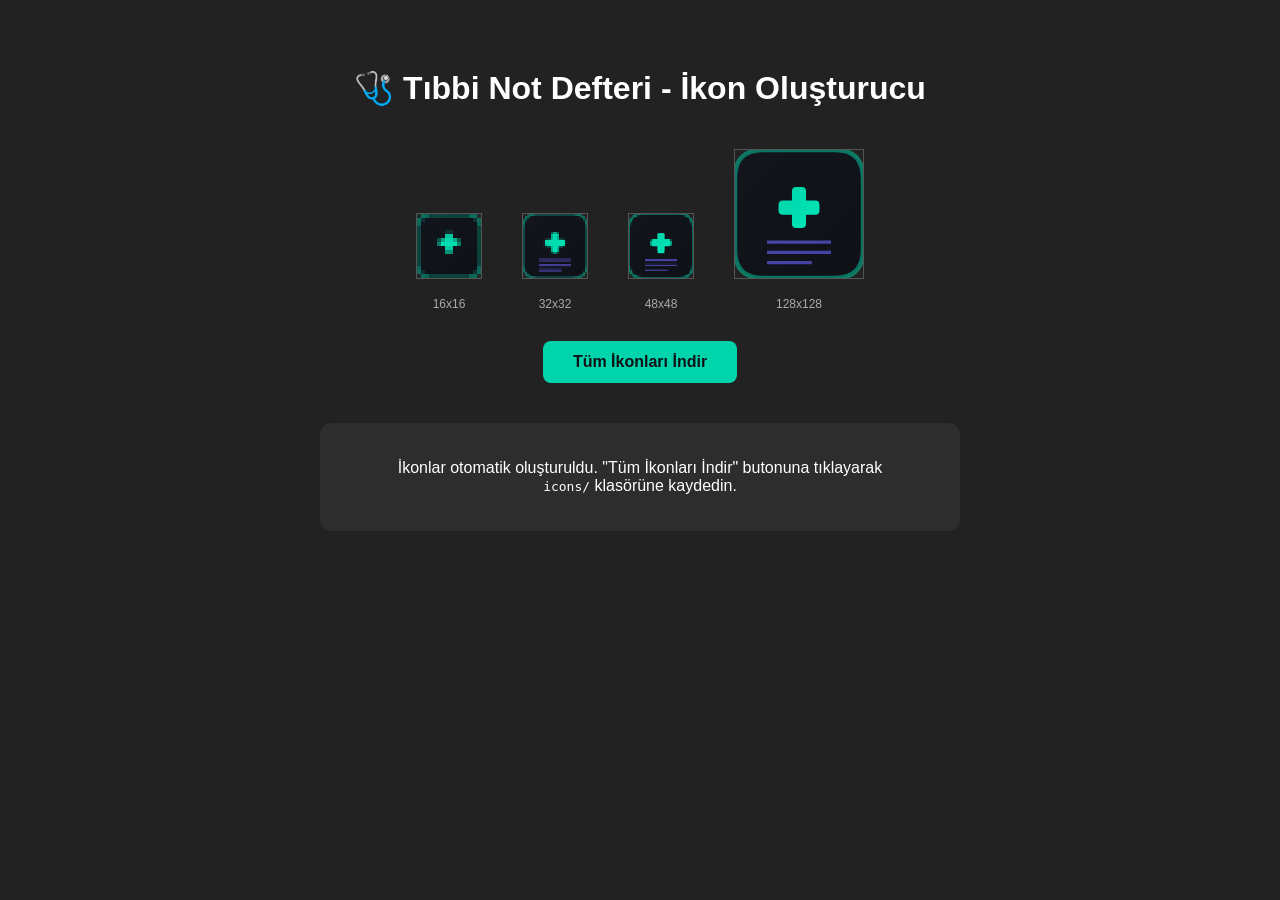
<file: generate-icons.html>
<!DOCTYPE html>
<html>
<head>
  <title>İkon Oluşturucu</title>
  <style>
    body { background: #222; color: white; font-family: sans-serif; padding: 40px; text-align: center; }
    canvas { margin: 10px; border: 1px solid #555; }
    .label { color: #aaa; font-size: 12px; margin-top: 4px; }
    button { margin: 20px; padding: 12px 30px; background: #00d4aa; color: #0f1117; border: none; border-radius: 8px; font-size: 16px; font-weight: bold; cursor: pointer; }
    button:hover { background: #00e6b8; }
    .instructions { max-width: 600px; margin: 20px auto; background: rgba(255,255,255,0.05); padding: 20px; border-radius: 12px; }
  </style>
</head>
<body>
  <h1>🩺 Tıbbi Not Defteri - İkon Oluşturucu</h1>
  <div id="canvasContainer"></div>
  <button onclick="downloadAll()">Tüm İkonları İndir</button>
  <div class="instructions">
    <p>İkonlar otomatik oluşturuldu. "Tüm İkonları İndir" butonuna tıklayarak<br>
    <code>icons/</code> klasörüne kaydedin.</p>
  </div>

  <script>
    const sizes = [16, 32, 48, 128];
    const canvases = {};

    sizes.forEach(size => {
      const wrapper = document.createElement('div');
      wrapper.style.display = 'inline-block';
      wrapper.style.margin = '10px';

      const canvas = document.createElement('canvas');
      canvas.width = size;
      canvas.height = size;
      canvas.style.width = Math.max(size, 64) + 'px';
      canvas.style.height = Math.max(size, 64) + 'px';
      canvas.style.imageRendering = 'pixelated';

      const label = document.createElement('div');
      label.className = 'label';
      label.textContent = `${size}x${size}`;

      wrapper.appendChild(canvas);
      wrapper.appendChild(label);
      document.getElementById('canvasContainer').appendChild(wrapper);

      canvases[size] = canvas;
      drawIcon(canvas, size);
    });

    function drawIcon(canvas, size) {
      const ctx = canvas.getContext('2d');

      // Background
      const radius = size * 0.22;
      const gradient = ctx.createLinearGradient(0, 0, size, size);
      gradient.addColorStop(0, '#13151d');
      gradient.addColorStop(1, '#0f1117');

      roundRect(ctx, 0, 0, size, size, radius);
      ctx.fillStyle = gradient;
      ctx.fill();

      // Border glow
      ctx.strokeStyle = 'rgba(0, 212, 170, 0.5)';
      ctx.lineWidth = Math.max(1, size * 0.035);
      ctx.stroke();

      // Medical cross
      const cx = size / 2;
      const cy = size * 0.45;
      const crossH = size * 0.32;
      const crossW = size * 0.11;

      const crossGrad = ctx.createLinearGradient(cx - crossH/2, cy - crossH/2, cx + crossH/2, cy + crossH/2);
      crossGrad.addColorStop(0, '#00d4aa');
      crossGrad.addColorStop(1, '#00e6b8');
      ctx.fillStyle = crossGrad;

      // Vertical
      roundRect(ctx, cx - crossW/2, cy - crossH/2, crossW, crossH, crossW * 0.3);
      ctx.fill();
      // Horizontal
      roundRect(ctx, cx - crossH/2, cy - crossW/2, crossH, crossW, crossW * 0.3);
      ctx.fill();

      // Note lines at bottom
      if (size >= 32) {
        const lineY = size * 0.72;
        const lineSpacing = size * 0.08;
        ctx.strokeStyle = 'rgba(108, 99, 255, 0.6)';
        ctx.lineWidth = Math.max(1, size * 0.025);

        for (let i = 0; i < 3; i++) {
          const y = lineY + i * lineSpacing;
          const indent = i === 2 ? size * 0.15 : 0;
          ctx.beginPath();
          ctx.moveTo(size * 0.25, y);
          ctx.lineTo(size * 0.75 - indent, y);
          ctx.stroke();
        }
      }
    }

    function roundRect(ctx, x, y, w, h, r) {
      ctx.beginPath();
      ctx.moveTo(x + r, y);
      ctx.lineTo(x + w - r, y);
      ctx.quadraticCurveTo(x + w, y, x + w, y + r);
      ctx.lineTo(x + w, y + h - r);
      ctx.quadraticCurveTo(x + w, y + h, x + w - r, y + h);
      ctx.lineTo(x + r, y + h);
      ctx.quadraticCurveTo(x, y + h, x, y + h - r);
      ctx.lineTo(x, y + r);
      ctx.quadraticCurveTo(x, y, x + r, y);
      ctx.closePath();
    }

    function downloadAll() {
      sizes.forEach(size => {
        const canvas = canvases[size];
        const link = document.createElement('a');
        link.download = `icon${size}.png`;
        link.href = canvas.toDataURL('image/png');
        link.click();
      });
    }
  </script>
</body>
</html>
</file>
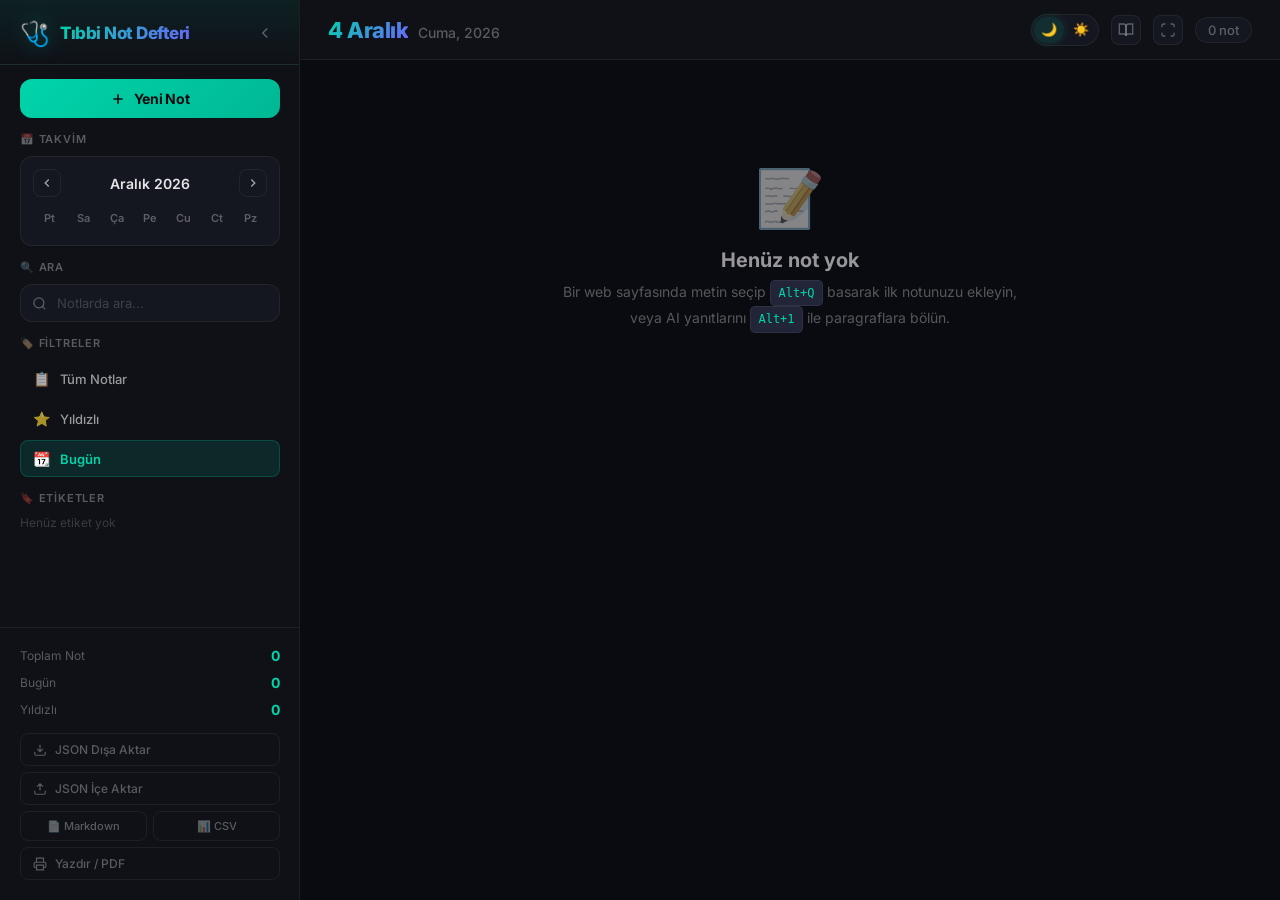
<file: app/app.html>
<!DOCTYPE html>
<html lang="tr">
<head>
  <meta charset="UTF-8">
  <meta name="viewport" content="width=device-width, initial-scale=1.0">
  <title>Tıbbi Not Defteri</title>
  <link rel="preconnect" href="https://fonts.googleapis.com">
  <link rel="preconnect" href="https://fonts.gstatic.com" crossorigin>
  <link href="https://fonts.googleapis.com/css2?family=Inter:wght@300;400;500;600;700;800&display=swap" rel="stylesheet">
  <link rel="stylesheet" href="app.css">
</head>
<body>
  <div class="app-layout">
    <!-- ====== SIDEBAR ====== -->
    <aside class="sidebar" id="sidebar">
      <div class="sidebar-inner">
        <!-- Logo -->
        <div class="sidebar-header">
          <div class="sidebar-logo">
            <span class="sidebar-logo-icon">🩺</span>
            <span class="sidebar-logo-text">Tıbbi Not Defteri</span>
          </div>
          <button class="sidebar-toggle" id="sidebarToggle" title="Kenar çubuğunu kapat">
            <svg width="18" height="18" viewBox="0 0 24 24" fill="none" stroke="currentColor" stroke-width="2"><path d="M15 18l-6-6 6-6"/></svg>
          </button>
        </div>

        <!-- Quick Note -->
        <div class="sidebar-section">
          <button class="sidebar-new-note-btn" id="newNoteBtn">
            <svg width="16" height="16" viewBox="0 0 24 24" fill="none" stroke="currentColor" stroke-width="2.5"><path d="M12 5v14M5 12h14"/></svg>
            Yeni Not
          </button>
        </div>

        <!-- Calendar -->
        <div class="sidebar-section">
          <div class="sidebar-section-title">
            <span>📅 Takvim</span>
          </div>
          <div class="calendar" id="calendar">
            <div class="calendar-header">
              <button class="calendar-nav" id="calPrev">
                <svg width="14" height="14" viewBox="0 0 24 24" fill="none" stroke="currentColor" stroke-width="2.5"><path d="M15 18l-6-6 6-6"/></svg>
              </button>
              <span class="calendar-month" id="calMonth"></span>
              <button class="calendar-nav" id="calNext">
                <svg width="14" height="14" viewBox="0 0 24 24" fill="none" stroke="currentColor" stroke-width="2.5"><path d="M9 18l6-6-6-6"/></svg>
              </button>
            </div>
            <div class="calendar-weekdays">
              <span>Pt</span><span>Sa</span><span>Ça</span><span>Pe</span><span>Cu</span><span>Ct</span><span>Pz</span>
            </div>
            <div class="calendar-days" id="calDays"></div>
          </div>
        </div>

        <!-- Search -->
        <div class="sidebar-section">
          <div class="sidebar-section-title">
            <span>🔍 Ara</span>
          </div>
          <div class="search-box">
            <svg class="search-icon" width="15" height="15" viewBox="0 0 24 24" fill="none" stroke="currentColor" stroke-width="2"><circle cx="11" cy="11" r="8"/><path d="m21 21-4.35-4.35"/></svg>
            <input type="text" class="search-input" id="searchInput" placeholder="Notlarda ara...">
            <button class="search-clear" id="searchClear" style="display:none">✕</button>
          </div>
        </div>

        <!-- Filters -->
        <div class="sidebar-section">
          <div class="sidebar-section-title">
            <span>🏷️ Filtreler</span>
          </div>
          <div class="filter-buttons">
            <button class="filter-btn" data-filter="all">
              <span class="filter-icon">📋</span> Tüm Notlar
            </button>
            <button class="filter-btn" data-filter="starred">
              <span class="filter-icon">⭐</span> Yıldızlı
            </button>
            <button class="filter-btn active" data-filter="today">
              <span class="filter-icon">📆</span> Bugün
            </button>
          </div>
        </div>

        <!-- Tags -->
        <div class="sidebar-section">
          <div class="sidebar-section-title">
            <span>🔖 Etiketler</span>
          </div>
          <div class="tag-cloud" id="tagCloud">
            <div class="tag-empty">Henüz etiket yok</div>
          </div>
        </div>


        <!-- Stats -->
        <div class="sidebar-section sidebar-stats">
          <div class="sidebar-stat-row">
            <span class="sidebar-stat-label">Toplam Not</span>
            <span class="sidebar-stat-value" id="statTotal">0</span>
          </div>
          <div class="sidebar-stat-row">
            <span class="sidebar-stat-label">Bugün</span>
            <span class="sidebar-stat-value" id="statToday">0</span>
          </div>
          <div class="sidebar-stat-row">
            <span class="sidebar-stat-label">Yıldızlı</span>
            <span class="sidebar-stat-value" id="statStarred">0</span>
          </div>
        </div>

        <!-- Data Actions -->
        <div class="sidebar-section sidebar-data-actions">
          <button class="data-action-btn" id="exportBtn">
            <svg width="14" height="14" viewBox="0 0 24 24" fill="none" stroke="currentColor" stroke-width="2"><path d="M21 15v4a2 2 0 01-2 2H5a2 2 0 01-2-2v-4M7 10l5 5 5-5M12 15V3"/></svg>
            JSON Dışa Aktar
          </button>
          <button class="data-action-btn" id="importBtn">
            <svg width="14" height="14" viewBox="0 0 24 24" fill="none" stroke="currentColor" stroke-width="2"><path d="M21 15v4a2 2 0 01-2 2H5a2 2 0 01-2-2v-4M17 8l-5-5-5 5M12 3v12"/></svg>
            JSON İçe Aktar
          </button>
          <div class="data-action-row">
            <button class="data-action-btn data-action-btn-sm" id="exportMdBtn" title="Görünen notları Markdown olarak indir">📄 Markdown</button>
            <button class="data-action-btn data-action-btn-sm" id="exportCsvBtn" title="Görünen notları CSV olarak indir">📊 CSV</button>
          </div>
          <button class="data-action-btn" id="printBtn" title="Görünen notları yazdır veya PDF olarak kaydet">
            <svg width="14" height="14" viewBox="0 0 24 24" fill="none" stroke="currentColor" stroke-width="2"><path d="M6 9V2h12v7M6 18H4a2 2 0 01-2-2v-5a2 2 0 012-2h16a2 2 0 012 2v5a2 2 0 01-2 2h-2M6 14h12v8H6z"/></svg>
            Yazdır / PDF
          </button>
          <input type="file" id="importFile" accept=".json" style="display:none">
        </div>
      </div>
    </aside>

    <!-- ====== MAIN CONTENT ====== -->
    <main class="main-content" id="mainContent">
      <!-- Top Bar -->
      <div class="topbar">
        <button class="topbar-menu-btn" id="menuToggle" title="Menü">
          <svg width="20" height="20" viewBox="0 0 24 24" fill="none" stroke="currentColor" stroke-width="2"><path d="M3 12h18M3 6h18M3 18h18"/></svg>
        </button>
        <div class="topbar-title" id="topbarTitle">
          <span class="topbar-date-day" id="topbarDay"></span>
          <span class="topbar-date-full" id="topbarDate"></span>
        </div>
        <div class="topbar-actions">
          <div class="topbar-theme-toggle" id="themeToggle">
            <button class="topbar-theme-btn active" data-theme="dark" title="Koyu Tema">🌙</button>
            <button class="topbar-theme-btn" data-theme="light" title="Açık Tema">☀️</button>
          </div>
          <button class="topbar-icon-btn" id="topbarReadAll" title="Toplu Oku — görünen tüm notları günlere göre tek akışta, tam ekran oku">
            <svg width="16" height="16" viewBox="0 0 24 24" fill="none" stroke="currentColor" stroke-width="2"><path d="M2 3h6a4 4 0 0 1 4 4v14a3 3 0 0 0-3-3H2z"/><path d="M22 3h-6a4 4 0 0 0-4 4v14a3 3 0 0 1 3-3h7z"/></svg>
          </button>
          <button class="topbar-icon-btn" id="topbarFullscreen" title="Tam Ekran">
            <svg width="16" height="16" viewBox="0 0 24 24" fill="none" stroke="currentColor" stroke-width="2"><path d="M8 3H5a2 2 0 00-2 2v3m18 0V5a2 2 0 00-2-2h-3m0 18h3a2 2 0 002-2v-3M3 16v3a2 2 0 002 2h3"/></svg>
          </button>
          <span class="topbar-note-count" id="topbarNoteCount">0 not</span>
        </div>
      </div>

      <!-- Yerel kayıt hatası uyarısı -->
      <div class="disk-error-banner hidden" id="diskErrorBanner">
        <span class="disk-error-text">⚠️ Notlar bilgisayara (yerel dosyaya) kaydedilemiyor. Veriler tarayıcıda güvende, ama <strong>data/notlar.json</strong> güncellenmiyor. Native host kurulumunu kontrol edin.</span>
        <button class="disk-error-close" id="diskErrorClose" title="Kapat">✕</button>
      </div>

      <!-- Notes Container -->
      <div class="notes-container" id="notesContainer">
        <!-- Notes are rendered here dynamically -->
        <div class="notes-empty" id="notesEmpty">
          <div class="notes-empty-icon">📝</div>
          <div class="notes-empty-title">Henüz not yok</div>
          <div class="notes-empty-text">
            Bir web sayfasında metin seçip <kbd>Alt+Q</kbd> basarak ilk notunuzu ekleyin,<br>
            veya AI yanıtlarını <kbd>Alt+1</kbd> ile paragraflara bölün.
          </div>
        </div>
      </div>
    </main>
  </div>

  <!-- ====== MODALS ====== -->
  <!-- Edit Note Modal -->
  <div class="modal-overlay" id="editModal" style="display:none">
    <div class="modal">
      <div class="modal-header">
        <h2 class="modal-title">📝 Notu Düzenle</h2>
        <button class="modal-close" id="editModalClose">✕</button>
      </div>
      <div class="modal-body">
        <div class="modal-field">
          <label class="modal-label">İçerik</label>
          <div class="rich-toolbar" id="editToolbar">
            <button type="button" class="rich-btn" data-cmd="bold" title="Kalın"><b>B</b></button>
            <button type="button" class="rich-btn" data-cmd="italic" title="İtalik"><i>I</i></button>
            <button type="button" class="rich-btn" data-cmd="underline" title="Altı çizili"><u>U</u></button>
            <span class="rich-sep"></span>
            <button type="button" class="rich-btn" data-cmd="insertUnorderedList" title="Madde listesi">• Liste</button>
            <button type="button" class="rich-btn" data-cmd="formatBlock" data-value="h3" title="Başlık">H</button>
            <span class="rich-sep"></span>
            <button type="button" class="rich-btn" data-cmd="removeFormat" title="Biçimi temizle">✕ Biçim</button>
          </div>
          <div class="modal-textarea rich-editor" id="editContent" contenteditable="true"></div>
        </div>
        <div class="modal-field">
          <label class="modal-label">Kişisel Not</label>
          <textarea class="modal-textarea modal-textarea-sm" id="editUserNote" rows="3" placeholder="Kendi notlarınızı ekleyin..."></textarea>
        </div>
        <div class="modal-field">
          <label class="modal-label">Etiketler (virgülle ayırın)</label>
          <input type="text" class="modal-input" id="editTags" placeholder="acil, kardiyoloji, nöroloji">
        </div>
      </div>
      <div class="modal-footer">
        <button class="modal-btn modal-btn-secondary" id="editModalCancel">İptal</button>
        <button class="modal-btn modal-btn-primary" id="editModalSave">💾 Kaydet</button>
      </div>
    </div>
  </div>

  <!-- New Note Modal -->
  <div class="modal-overlay" id="newNoteModal" style="display:none">
    <div class="modal">
      <div class="modal-header">
        <h2 class="modal-title">✏️ Yeni Not</h2>
        <button class="modal-close" id="newNoteModalClose">✕</button>
      </div>
      <div class="modal-body">
        <div class="modal-field">
          <label class="modal-label">İçerik</label>
          <textarea class="modal-textarea" id="newNoteContent" rows="8" placeholder="Not içeriğinizi yazın..."></textarea>
        </div>
        <div class="modal-field">
          <label class="modal-label">Etiketler (virgülle ayırın)</label>
          <input type="text" class="modal-input" id="newNoteTags" placeholder="acil, kardiyoloji, nöroloji">
        </div>
      </div>
      <div class="modal-footer">
        <button class="modal-btn modal-btn-secondary" id="newNoteModalCancel">İptal</button>
        <button class="modal-btn modal-btn-primary" id="newNoteModalSave">📋 Kaydet</button>
      </div>
    </div>
  </div>

  <!-- Delete Confirm Modal -->
  <div class="modal-overlay" id="deleteModal" style="display:none">
    <div class="modal modal-sm">
      <div class="modal-header">
        <h2 class="modal-title">🗑️ Notu Sil</h2>
        <button class="modal-close" id="deleteModalClose">✕</button>
      </div>
      <div class="modal-body">
        <p class="modal-text">Bu notu silmek istediğinizden emin misiniz? Bu işlem geri alınamaz.</p>
      </div>
      <div class="modal-footer">
        <button class="modal-btn modal-btn-secondary" id="deleteModalCancel">İptal</button>
        <button class="modal-btn modal-btn-danger" id="deleteModalConfirm">🗑️ Sil</button>
      </div>
    </div>
  </div>

  <!-- Read Note Modal -->
  <div class="modal-overlay" id="readModal" style="display:none">
    <div class="modal read-modal" id="readModalDialog" style="width: min(720px, 90vw);">
      <div class="modal-header">
        <h2 class="modal-title">📖 Notu Oku</h2>
        <div class="read-modal-width-control" id="readModalWidthControl">
          <button class="width-toggle-btn" id="widthToggleBtn" title="Genişlik Ayarla">
            <svg width="14" height="14" viewBox="0 0 24 24" fill="none" stroke="currentColor" stroke-width="2"><path d="M21 3H3v18h18V3zM9 3v18M15 3v18"/></svg>
          </button>
          <div class="width-slider-panel" id="widthSliderPanel">
            <input type="range" class="width-slider" id="readModalWidthSlider" min="40" max="100" value="65" title="İçerik genişliği">
            <span class="width-value" id="readModalWidthValue">65%</span>
          </div>
        </div>
        <div style="display:flex; gap:6px; align-items:center;">
          <span class="read-modal-meta" id="readModalMeta"></span>
          <button class="modal-header-btn" id="readModalFullscreen" title="Tam Ekran">
            <svg width="16" height="16" viewBox="0 0 24 24" fill="none" stroke="currentColor" stroke-width="2"><path d="M8 3H5a2 2 0 00-2 2v3m18 0V5a2 2 0 00-2-2h-3m0 18h3a2 2 0 002-2v-3M3 16v3a2 2 0 002 2h3"/></svg>
          </button>
          <button class="modal-close" id="readModalClose">✕</button>
        </div>
      </div>
      <div class="modal-body" style="max-height:60vh; overflow-y:auto;">
        <div id="readModalSlide" style="display:flex; flex-direction:column; gap:16px;">
        <div id="readModalContent" class="note-card-content" style="font-size:15px; line-height:1.85; color:var(--text-primary); word-break:break-word; max-height:none; overflow-y:auto;"></div>
        <div id="readModalUserNote" style="display:none; margin-top:16px; padding:12px 16px; background:var(--accent-secondary-dim); border:1px solid rgba(108,99,255,0.12); border-radius:var(--radius-sm); font-size:14px; color:#b0adff; line-height:1.6; font-style:italic;"></div>
        <div id="readModalSource" style="display:none; margin-top:16px; font-size:12px; color:var(--text-tertiary);"></div>
        <div id="readModalTags" style="display:none; margin-top:12px; display:flex; gap:6px; flex-wrap:wrap;"></div>
        </div>
      </div>
      <div class="modal-footer read-modal-footer">
        <div class="read-modal-nav">
          <button class="modal-btn modal-btn-nav" id="readModalPrev" title="Önceki Not">
            <svg width="16" height="16" viewBox="0 0 24 24" fill="none" stroke="currentColor" stroke-width="2.5"><path d="M15 18l-6-6 6-6"/></svg>
            <span>Önceki</span>
          </button>
          <span class="read-modal-counter" id="readModalCounter"></span>
          <button class="modal-btn modal-btn-nav" id="readModalNext" title="Sonraki Not">
            <span>Sonraki</span>
            <svg width="16" height="16" viewBox="0 0 24 24" fill="none" stroke="currentColor" stroke-width="2.5"><path d="M9 18l6-6-6-6"/></svg>
          </button>
        </div>
        <div class="read-modal-actions">
          <button class="modal-btn modal-btn-secondary" id="readModalCopyBtn" title="Notu panoya kopyala">📋 Kopyala</button>
          <button class="modal-btn modal-btn-secondary" id="readModalEditBtn">✏️ Düzenle</button>
          <button class="modal-btn modal-btn-primary" id="readModalCloseBtn">Kapat</button>
        </div>
      </div>
    </div>
  </div>
  <script src="storage.js"></script>
  <script src="app.js"></script>
</body>
</html>
</file>
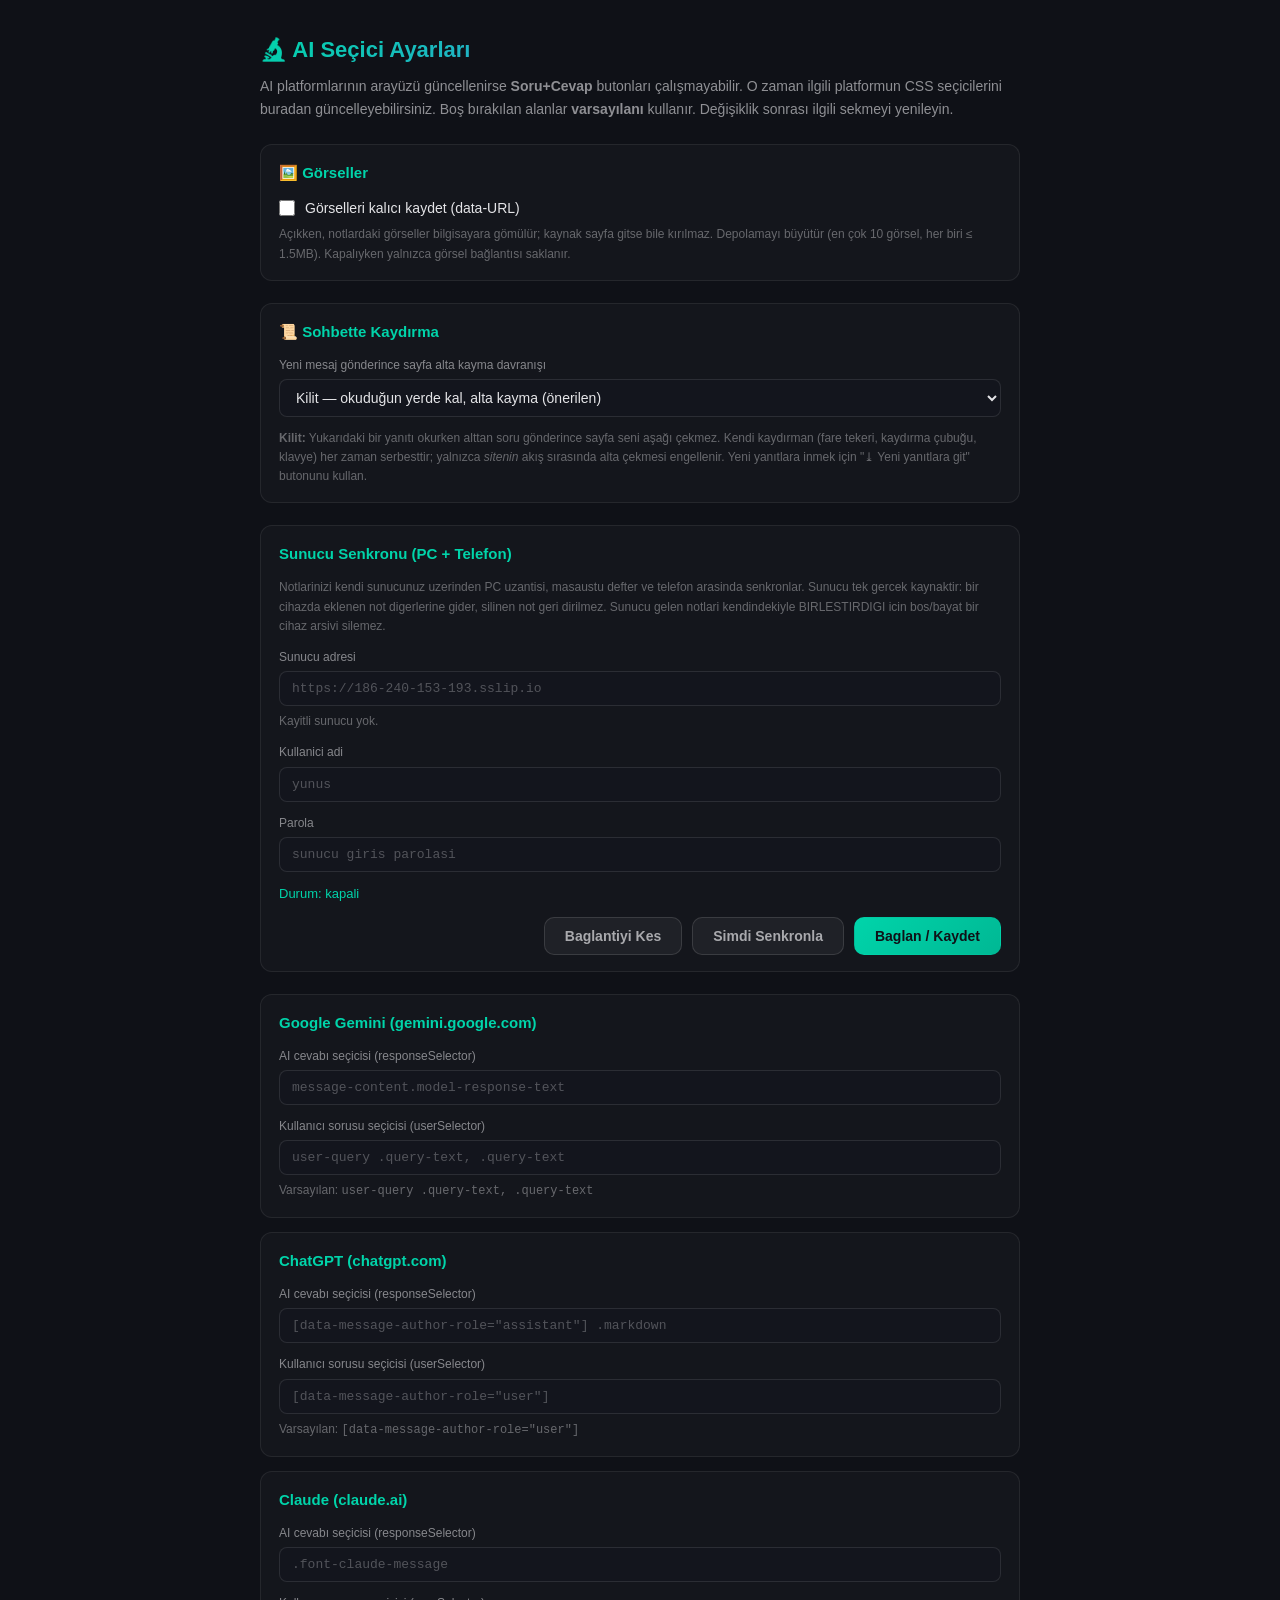
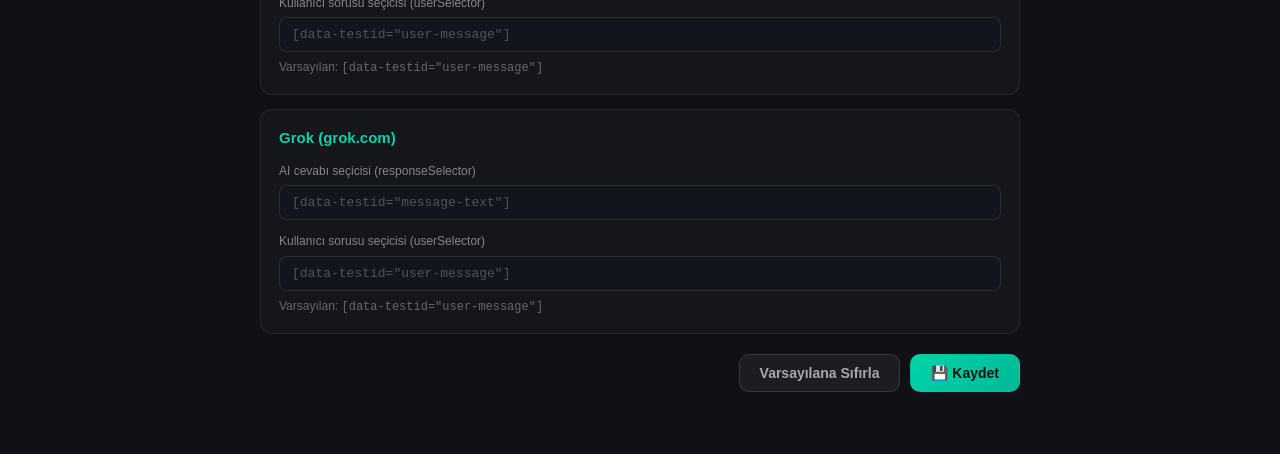
<file: options/options.html>
<!DOCTYPE html>
<html lang="tr">
<head>
  <meta charset="UTF-8">
  <meta name="viewport" content="width=device-width, initial-scale=1.0">
  <title>AI Seçici Ayarları — Tıbbi Not Defteri</title>
  <style>
    * { box-sizing: border-box; margin: 0; padding: 0; }
    body {
      font-family: 'Segoe UI', -apple-system, sans-serif;
      background: #0f1117;
      color: #e4e4e7;
      line-height: 1.6;
      padding: 32px 16px;
    }
    .wrap { max-width: 760px; margin: 0 auto; }
    h1 {
      font-size: 22px;
      background: linear-gradient(135deg, #00d4aa, #6c63ff);
      -webkit-background-clip: text;
      -webkit-text-fill-color: transparent;
      background-clip: text;
      margin-bottom: 8px;
    }
    .desc { color: rgba(228,228,231,0.6); font-size: 14px; margin-bottom: 24px; }
    .desc code { background: rgba(255,255,255,0.08); padding: 1px 5px; border-radius: 4px; font-size: 12px; }
    .platform {
      background: rgba(255,255,255,0.025);
      border: 1px solid rgba(255,255,255,0.07);
      border-radius: 12px;
      padding: 16px 18px;
      margin-bottom: 14px;
    }
    .platform h2 { font-size: 15px; margin-bottom: 12px; color: #00d4aa; }
    .field { margin-bottom: 12px; }
    .field:last-child { margin-bottom: 0; }
    label { display: block; font-size: 12px; color: rgba(228,228,231,0.55); margin-bottom: 4px; }
    input[type="text"],
    input[type="password"] {
      width: 100%;
      padding: 9px 12px;
      background: #13151d;
      border: 1px solid rgba(255,255,255,0.1);
      border-radius: 8px;
      color: #e4e4e7;
      font-family: 'Consolas', monospace;
      font-size: 13px;
      outline: none;
    }
    input[type="text"]:focus,
    input[type="password"]:focus { border-color: rgba(0,212,170,0.5); }
    input[type="text"]::placeholder,
    input[type="password"]::placeholder { color: rgba(228,228,231,0.3); }
    .actions { display: flex; justify-content: flex-end; gap: 10px; margin-top: 20px; }
    .btn {
      padding: 10px 20px;
      border-radius: 10px;
      font-size: 14px;
      font-weight: 600;
      cursor: pointer;
      border: 1px solid transparent;
      transition: all 0.2s;
    }
    .btn-secondary {
      background: rgba(255,255,255,0.05);
      border-color: rgba(255,255,255,0.12);
      color: rgba(228,228,231,0.7);
    }
    .btn-secondary:hover { background: rgba(255,255,255,0.1); }
    .btn-primary {
      background: linear-gradient(135deg, #00d4aa, #00b894);
      color: #0f1117;
    }
    .btn-primary:hover { box-shadow: 0 4px 20px rgba(0,212,170,0.3); }
    .status { margin-top: 14px; text-align: right; font-size: 13px; color: #00d4aa; min-height: 20px; }
    .hint { font-size: 12px; color: rgba(228,228,231,0.4); margin-top: 6px; }
    .sync-status { margin-top: 12px; font-size: 13px; color: #00d4aa; min-height: 20px; }
  </style>
</head>
<body>
  <div class="wrap">
    <h1>🔬 AI Seçici Ayarları</h1>
    <p class="desc">
      AI platformlarının arayüzü güncellenirse <strong>Soru+Cevap</strong> butonları çalışmayabilir.
      O zaman ilgili platformun CSS seçicilerini buradan güncelleyebilirsiniz.
      Boş bırakılan alanlar <strong>varsayılanı</strong> kullanır. Değişiklik sonrası ilgili sekmeyi yenileyin.
    </p>
    <div class="platform" style="margin-bottom:22px;">
      <h2>🖼️ Görseller</h2>
      <label style="display:flex; align-items:center; gap:10px; cursor:pointer; color:#e4e4e7; font-size:14px;">
        <input type="checkbox" id="embedImages" style="width:16px; height:16px; cursor:pointer;">
        Görselleri kalıcı kaydet (data-URL)
      </label>
      <div class="hint">
        Açıkken, notlardaki görseller bilgisayara gömülür; kaynak sayfa gitse bile kırılmaz.
        Depolamayı büyütür (en çok 10 görsel, her biri ≤ 1.5MB). Kapalıyken yalnızca görsel bağlantısı saklanır.
      </div>
    </div>

    <div class="platform" style="margin-bottom:22px;">
      <h2>📜 Sohbette Kaydırma</h2>
      <div class="field">
        <label>Yeni mesaj gönderince sayfa alta kayma davranışı</label>
        <select id="scrollMode" style="width:100%; padding:9px 12px; background:#13151d; border:1px solid rgba(255,255,255,0.1); border-radius:8px; color:#e4e4e7; font-family:inherit; font-size:14px; outline:none; cursor:pointer;">
          <option value="lock">Kilit — okuduğun yerde kal, alta kayma (önerilen)</option>
          <option value="off">Kapalı — sitenin varsayılan davranışı</option>
        </select>
      </div>
      <div class="hint">
        <strong>Kilit:</strong> Yukarıdaki bir yanıtı okurken alttan soru gönderince sayfa seni aşağı çekmez. Kendi kaydırman (fare tekeri, kaydırma çubuğu, klavye) her zaman serbesttir; yalnızca <em>sitenin</em> akış sırasında alta çekmesi engellenir. Yeni yanıtlara inmek için "⤓ Yeni yanıtlara git" butonunu kullan.
      </div>
    </div>

    <div class="platform" style="margin-bottom:22px;">
      <h2>Sunucu Senkronu (PC + Telefon)</h2>
      <div class="hint" style="margin-bottom:12px;">
        Notlarinizi kendi sunucunuz uzerinden PC uzantisi, masaustu defter ve telefon
        arasinda senkronlar. Sunucu tek gercek kaynaktir: bir cihazda eklenen not
        digerlerine gider, silinen not geri dirilmez. Sunucu gelen notlari kendindekiyle
        BIRLESTIRDIGI icin bos/bayat bir cihaz arsivi silemez.
      </div>
      <div class="field">
        <label>Sunucu adresi</label>
        <input type="text" id="syncSunucuUrl" placeholder="https://186-240-153-193.sslip.io" autocomplete="off">
        <div class="hint" id="syncSunucuHint">Kayitli sunucu yok.</div>
      </div>
      <div class="field">
        <label>Kullanici adi</label>
        <input type="text" id="syncKullanici" placeholder="yunus" autocomplete="off">
      </div>
      <div class="field">
        <label>Parola</label>
        <input type="password" id="syncParola" placeholder="sunucu giris parolasi" autocomplete="off">
      </div>
      <div class="sync-status" id="syncStatusText">Durum: kapali</div>
      <div class="actions" style="margin-top:12px;">
        <button id="syncDisconnectBtn" class="btn btn-secondary" type="button">Baglantiyi Kes</button>
        <button id="syncNowBtn" class="btn btn-secondary" type="button">Simdi Senkronla</button>
        <button id="syncSaveBtn" class="btn btn-primary" type="button">Baglan / Kaydet</button>
      </div>
    </div>

    <div id="platforms"></div>
    <div class="actions">
      <button id="resetBtn" class="btn btn-secondary">Varsayılana Sıfırla</button>
      <button id="saveBtn" class="btn btn-primary">💾 Kaydet</button>
    </div>
    <div id="status" class="status"></div>
  </div>
  <script src="options.js"></script>
</body>
</html>
</file>
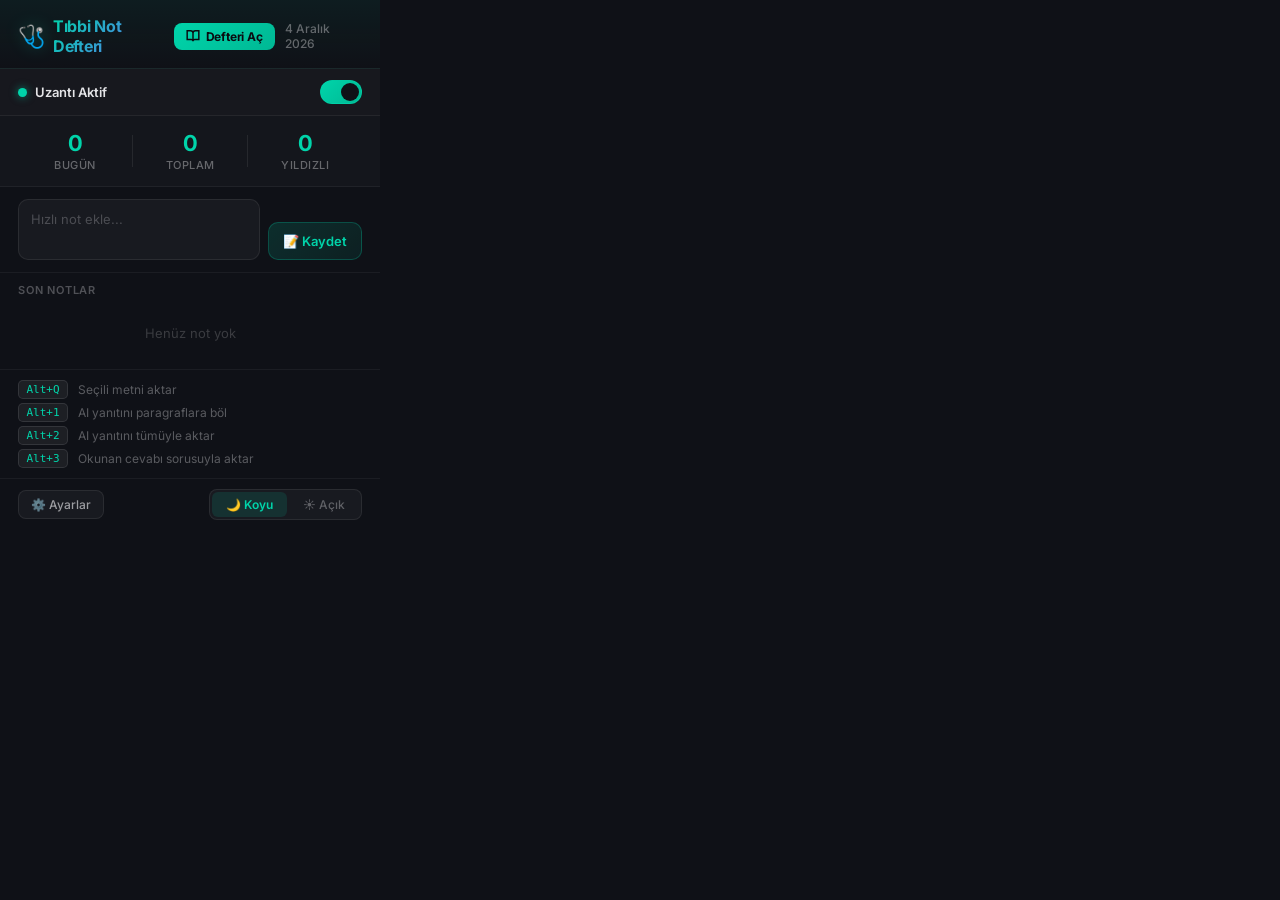
<file: popup/popup.html>
<!DOCTYPE html>
<html lang="tr">
<head>
  <meta charset="UTF-8">
  <meta name="viewport" content="width=device-width, initial-scale=1.0">
  <title>Tıbbi Not Defteri</title>
  <link rel="stylesheet" href="popup.css">
</head>
<body>
  <div class="popup-container">
    <!-- Header -->
    <div class="popup-header">
      <div class="popup-logo">
        <span class="popup-logo-icon">🩺</span>
        <span class="popup-logo-text">Tıbbi Not Defteri</span>
      </div>
      <div class="popup-header-right">
        <button class="popup-open-btn" id="openNotebook" title="Defteri Aç">
          <svg width="14" height="14" viewBox="0 0 24 24" fill="none" stroke="currentColor" stroke-width="2.5"><path d="M2 3h6a4 4 0 014 4v14a3 3 0 00-3-3H2zM22 3h-6a4 4 0 00-4 4v14a3 3 0 013-3h7z"/></svg>
          Defteri Aç
        </button>
        <span class="popup-date" id="currentDate"></span>
      </div>
    </div>

    <!-- Aç/Kapa -->
    <div class="popup-power" id="popupPower">
      <div class="popup-power-info">
        <span class="popup-power-dot" id="powerDot"></span>
        <span class="popup-power-label" id="powerLabel">Uzantı Aktif</span>
      </div>
      <label class="popup-switch">
        <input type="checkbox" id="enableToggle" checked>
        <span class="popup-switch-slider"></span>
      </label>
    </div>

    <!-- Stats -->
    <div class="popup-stats">
      <div class="popup-stat">
        <span class="popup-stat-value" id="todayCount">0</span>
        <span class="popup-stat-label">Bugün</span>
      </div>
      <div class="popup-stat-divider"></div>
      <div class="popup-stat">
        <span class="popup-stat-value" id="totalCount">0</span>
        <span class="popup-stat-label">Toplam</span>
      </div>
      <div class="popup-stat-divider"></div>
      <div class="popup-stat">
        <span class="popup-stat-value" id="starredCount">0</span>
        <span class="popup-stat-label">Yıldızlı</span>
      </div>
    </div>

    <!-- Quick Note -->
    <div class="popup-quick-note">
      <textarea id="quickNoteInput" placeholder="Hızlı not ekle..." rows="2"></textarea>
      <button class="popup-quick-note-btn" id="quickNoteBtn">
        <span>📝</span> Kaydet
      </button>
    </div>

    <!-- Recent Notes -->
    <div class="popup-section">
      <div class="popup-section-title">Son Notlar</div>
      <div class="popup-notes-list" id="recentNotes">
        <div class="popup-empty">Henüz not yok</div>
      </div>
    </div>

    <!-- Shortcuts -->
    <div class="popup-shortcuts">
      <div class="popup-shortcut">
        <kbd>Alt+Q</kbd>
        <span>Seçili metni aktar</span>
      </div>
      <div class="popup-shortcut">
        <kbd>Alt+1</kbd>
        <span>AI yanıtını paragraflara böl</span>
      </div>
      <div class="popup-shortcut">
        <kbd>Alt+2</kbd>
        <span>AI yanıtını tümüyle aktar</span>
      </div>
      <div class="popup-shortcut">
        <kbd>Alt+3</kbd>
        <span>Okunan cevabı sorusuyla aktar</span>
      </div>
    </div>

    <!-- Tema & Ayarlar -->
    <div class="popup-footer">
      <button class="popup-settings-btn" id="openSettings" title="AI Seçici Ayarları">⚙️ Ayarlar</button>
      <div class="popup-theme-toggle" id="popupThemeToggle">
        <button class="popup-theme-btn active" data-theme="dark">🌙 Koyu</button>
        <button class="popup-theme-btn" data-theme="light">☀️ Açık</button>
      </div>
    </div>
  </div>

  <script src="popup.js"></script>
</body>
</html>
</file>
<file: app/app.css>
/* ==========================================
   Tıbbi Not Defteri - Ana Uygulama Styles
   ========================================== */

@import url('https://fonts.googleapis.com/css2?family=Inter:wght@300;400;500;600;700;800&display=swap');

/* ==========================================
   CSS Custom Properties (Design Tokens)
   ========================================== */
:root {
  /* Colors */
  --bg-primary: #0a0b10;
  --bg-secondary: #0f1117;
  --bg-tertiary: #151720;
  --bg-card: #1a1d27;
  --bg-card-hover: #1f2233;
  --bg-elevated: #222538;

  --accent-primary: #00d4aa;
  --accent-primary-hover: #00e6b8;
  --accent-primary-dim: rgba(0, 212, 170, 0.12);
  --accent-primary-glow: rgba(0, 212, 170, 0.08);
  --accent-secondary: #6c63ff;
  --accent-secondary-dim: rgba(108, 99, 255, 0.12);
  --accent-danger: #ff5252;
  --accent-danger-dim: rgba(255, 82, 82, 0.12);
  --accent-warning: #ffb74d;
  --accent-star: #ffd700;

  --text-primary: #e4e4e7;
  --text-secondary: rgba(228, 228, 231, 0.65);
  --text-tertiary: rgba(228, 228, 231, 0.35);
  --text-muted: rgba(228, 228, 231, 0.2);

  --border-primary: rgba(255, 255, 255, 0.06);
  --border-hover: rgba(0, 212, 170, 0.2);
  --border-accent: rgba(0, 212, 170, 0.35);

  --shadow-sm: 0 2px 8px rgba(0, 0, 0, 0.2);
  --shadow-md: 0 4px 20px rgba(0, 0, 0, 0.3);
  --shadow-lg: 0 8px 40px rgba(0, 0, 0, 0.4);
  --shadow-glow: 0 0 30px rgba(0, 212, 170, 0.08);

  --radius-sm: 8px;
  --radius-md: 12px;
  --radius-lg: 16px;
  --radius-xl: 20px;

  --sidebar-width: 300px;
  --topbar-height: 60px;

  --transition-fast: 0.15s ease;
  --transition-normal: 0.25s ease;
  --transition-smooth: 0.35s cubic-bezier(0.4, 0, 0.2, 1);
}

/* ==========================================
   Reset & Base
   ========================================== */
*, *::before, *::after {
  box-sizing: border-box;
  margin: 0;
  padding: 0;
}

html, body {
  height: 100%;
  overflow: hidden;
}

body {
  font-family: 'Inter', -apple-system, BlinkMacSystemFont, 'Segoe UI', sans-serif;
  background: var(--bg-primary);
  color: var(--text-primary);
  -webkit-font-smoothing: antialiased;
  -moz-osx-font-smoothing: grayscale;
}

/* ==========================================
   App Layout
   ========================================== */
.app-layout {
  display: flex;
  height: 100vh;
  overflow: hidden;
}

/* ==========================================
   SIDEBAR
   ========================================== */
.sidebar {
  width: var(--sidebar-width);
  min-width: var(--sidebar-width);
  height: 100vh;
  background: var(--bg-secondary);
  border-right: 1px solid var(--border-primary);
  display: flex;
  flex-direction: column;
  transition: all var(--transition-smooth);
  overflow: hidden;
  position: relative;
  z-index: 100;
}

.sidebar.collapsed {
  width: 0;
  min-width: 0;
  border-right: none;
}

.sidebar-inner {
  width: var(--sidebar-width);
  height: 100%;
  overflow-y: auto;
  overflow-x: hidden;
  display: flex;
  flex-direction: column;
  padding-bottom: 20px;
}

.sidebar-inner::-webkit-scrollbar {
  width: 4px;
}

.sidebar-inner::-webkit-scrollbar-track {
  background: transparent;
}

.sidebar-inner::-webkit-scrollbar-thumb {
  background: rgba(255, 255, 255, 0.08);
  border-radius: 2px;
}

.sidebar-inner::-webkit-scrollbar-thumb:hover {
  background: rgba(255, 255, 255, 0.15);
}

/* Sidebar Header */
.sidebar-header {
  display: flex;
  align-items: center;
  justify-content: space-between;
  padding: 18px 20px 16px;
  border-bottom: 1px solid var(--border-primary);
  background: linear-gradient(180deg, var(--accent-primary-glow), transparent);
}

.sidebar-logo {
  display: flex;
  align-items: center;
  gap: 10px;
}

.sidebar-logo-icon {
  font-size: 24px;
  filter: drop-shadow(0 0 10px rgba(0, 212, 170, 0.4));
}

.sidebar-logo-text {
  font-size: 17px;
  font-weight: 800;
  background: linear-gradient(135deg, var(--accent-primary), var(--accent-secondary));
  -webkit-background-clip: text;
  -webkit-text-fill-color: transparent;
  background-clip: text;
  letter-spacing: -0.5px;
}

.sidebar-toggle {
  width: 30px;
  height: 30px;
  display: flex;
  align-items: center;
  justify-content: center;
  background: transparent;
  border: 1px solid transparent;
  border-radius: var(--radius-sm);
  color: var(--text-tertiary);
  cursor: pointer;
  transition: all var(--transition-fast);
}

.sidebar-toggle:hover {
  background: var(--accent-primary-dim);
  border-color: var(--border-hover);
  color: var(--accent-primary);
}

/* Sidebar Sections */
.sidebar-section {
  padding: 14px 20px 0;
}

.sidebar-section-title {
  font-size: 11px;
  font-weight: 600;
  text-transform: uppercase;
  letter-spacing: 0.8px;
  color: var(--text-tertiary);
  margin-bottom: 10px;
}

/* New Note Button */
.sidebar-new-note-btn {
  width: 100%;
  display: flex;
  align-items: center;
  justify-content: center;
  gap: 8px;
  padding: 11px;
  background: linear-gradient(135deg, var(--accent-primary), #00b894);
  border: none;
  border-radius: var(--radius-md);
  color: var(--bg-primary);
  font-family: inherit;
  font-size: 14px;
  font-weight: 700;
  cursor: pointer;
  transition: all var(--transition-normal);
  letter-spacing: -0.2px;
}

.sidebar-new-note-btn:hover {
  background: linear-gradient(135deg, var(--accent-primary-hover), var(--accent-primary));
  box-shadow: 0 4px 24px rgba(0, 212, 170, 0.3);
  transform: translateY(-1px);
}

.sidebar-new-note-btn:active {
  transform: translateY(0);
}

/* ==========================================
   CALENDAR
   ========================================== */
.calendar {
  background: var(--bg-tertiary);
  border: 1px solid var(--border-primary);
  border-radius: var(--radius-md);
  padding: 12px;
  overflow: hidden;
}

.calendar-header {
  display: flex;
  align-items: center;
  justify-content: space-between;
  margin-bottom: 10px;
}

.calendar-month {
  font-size: 14px;
  font-weight: 600;
  color: var(--text-primary);
}

.calendar-nav {
  width: 28px;
  height: 28px;
  display: flex;
  align-items: center;
  justify-content: center;
  background: transparent;
  border: 1px solid var(--border-primary);
  border-radius: var(--radius-sm);
  color: var(--text-secondary);
  cursor: pointer;
  transition: all var(--transition-fast);
}

.calendar-nav:hover {
  background: var(--accent-primary-dim);
  border-color: var(--border-hover);
  color: var(--accent-primary);
}

.calendar-weekdays {
  display: grid;
  grid-template-columns: repeat(7, 1fr);
  gap: 0;
  margin-bottom: 4px;
}

.calendar-weekdays span {
  text-align: center;
  font-size: 11px;
  font-weight: 600;
  color: var(--text-tertiary);
  padding: 4px 0;
}

.calendar-days {
  display: grid;
  grid-template-columns: repeat(7, 1fr);
  gap: 2px;
}

.calendar-day {
  aspect-ratio: 1;
  display: flex;
  align-items: center;
  justify-content: center;
  font-size: 12px;
  font-weight: 500;
  color: var(--text-secondary);
  border-radius: var(--radius-sm);
  cursor: pointer;
  transition: all var(--transition-fast);
  position: relative;
  border: 1px solid transparent;
}

.calendar-day:hover {
  background: var(--accent-primary-dim);
  color: var(--accent-primary);
}

.calendar-day.today {
  background: var(--accent-primary-dim);
  color: var(--accent-primary);
  font-weight: 700;
  border-color: var(--border-hover);
}

.calendar-day.selected {
  background: var(--accent-primary);
  color: var(--bg-primary);
  font-weight: 700;
  box-shadow: 0 0 12px rgba(0, 212, 170, 0.3);
}

.calendar-day.has-notes::after {
  content: '';
  position: absolute;
  bottom: 3px;
  width: 4px;
  height: 4px;
  background: var(--accent-primary);
  border-radius: 50%;
}

.calendar-day.selected.has-notes::after {
  background: var(--bg-primary);
}

.calendar-day.other-month {
  color: var(--text-muted);
}

.calendar-day.empty {
  cursor: default;
}

/* ==========================================
   SEARCH
   ========================================== */
.search-box {
  position: relative;
  display: flex;
  align-items: center;
}

.search-icon {
  position: absolute;
  left: 12px;
  color: var(--text-tertiary);
  pointer-events: none;
}

.search-input {
  width: 100%;
  padding: 10px 36px 10px 36px;
  background: var(--bg-tertiary);
  border: 1px solid var(--border-primary);
  border-radius: var(--radius-md);
  color: var(--text-primary);
  font-family: inherit;
  font-size: 13px;
  outline: none;
  transition: all var(--transition-fast);
}

.search-input:focus {
  border-color: var(--border-accent);
  background: rgba(0, 212, 170, 0.03);
  box-shadow: 0 0 0 3px rgba(0, 212, 170, 0.06);
}

.search-input::placeholder {
  color: var(--text-muted);
}

.search-clear {
  position: absolute;
  right: 8px;
  width: 22px;
  height: 22px;
  display: flex;
  align-items: center;
  justify-content: center;
  background: rgba(255, 255, 255, 0.06);
  border: none;
  border-radius: 50%;
  color: var(--text-tertiary);
  font-size: 10px;
  cursor: pointer;
  transition: all var(--transition-fast);
}

.search-clear:hover {
  background: var(--accent-danger-dim);
  color: var(--accent-danger);
}

/* ==========================================
   FILTERS
   ========================================== */
.filter-buttons {
  display: flex;
  flex-direction: column;
  gap: 3px;
}

.filter-btn {
  display: flex;
  align-items: center;
  gap: 10px;
  padding: 9px 12px;
  background: transparent;
  border: 1px solid transparent;
  border-radius: var(--radius-sm);
  color: var(--text-secondary);
  font-family: inherit;
  font-size: 13px;
  font-weight: 500;
  cursor: pointer;
  transition: all var(--transition-fast);
  text-align: left;
}

.filter-btn:hover {
  background: var(--bg-tertiary);
  color: var(--text-primary);
}

.filter-btn.active {
  background: var(--accent-primary-dim);
  color: var(--accent-primary);
  border-color: var(--border-hover);
  font-weight: 600;
}

.filter-icon {
  font-size: 14px;
}

/* ==========================================
   TAGS
   ========================================== */
.tag-cloud {
  display: flex;
  flex-wrap: wrap;
  gap: 6px;
}

.tag-item {
  display: inline-flex;
  align-items: center;
  gap: 4px;
  padding: 4px 10px;
  background: var(--accent-secondary-dim);
  border: 1px solid rgba(108, 99, 255, 0.15);
  border-radius: 20px;
  color: #a39dff;
  font-size: 12px;
  font-weight: 500;
  cursor: pointer;
  transition: all var(--transition-fast);
}

.tag-item:hover {
  background: rgba(108, 99, 255, 0.2);
  border-color: rgba(108, 99, 255, 0.35);
}

.tag-item.active {
  background: var(--accent-secondary);
  color: white;
}

.tag-count {
  font-size: 10px;
  opacity: 0.6;
}

.tag-empty {
  font-size: 12px;
  color: var(--text-muted);
}

/* ==========================================
   SIDEBAR STATS
   ========================================== */
.sidebar-stats {
  margin-top: auto;
  padding-top: 14px !important;
  border-top: 1px solid var(--border-primary);
}

.sidebar-stat-row {
  display: flex;
  align-items: center;
  justify-content: space-between;
  padding: 5px 0;
}

.sidebar-stat-label {
  font-size: 12px;
  color: var(--text-tertiary);
}

.sidebar-stat-value {
  font-size: 14px;
  font-weight: 700;
  color: var(--accent-primary);
}

/* ==========================================
   DATA ACTIONS
   ========================================== */
.sidebar-data-actions {
  display: flex;
  flex-direction: column;
  gap: 6px;
  padding-top: 10px !important;
}

.data-action-btn {
  display: flex;
  align-items: center;
  gap: 8px;
  padding: 8px 12px;
  background: transparent;
  border: 1px solid var(--border-primary);
  border-radius: var(--radius-sm);
  color: var(--text-tertiary);
  font-family: inherit;
  font-size: 12px;
  font-weight: 500;
  cursor: pointer;
  transition: all var(--transition-fast);
}

.data-action-btn:hover {
  background: var(--bg-tertiary);
  border-color: var(--border-hover);
  color: var(--text-secondary);
}

.data-action-row {
  display: flex;
  gap: 6px;
}

.data-action-btn-sm {
  flex: 1;
  justify-content: center;
  padding: 7px 8px;
  font-size: 11px;
}

/* Yerel kayıt hatası banner'ı */
.disk-error-banner {
  display: flex;
  align-items: center;
  justify-content: space-between;
  gap: 12px;
  margin: 14px 28px 0;
  padding: 11px 16px;
  background: rgba(255, 159, 67, 0.12);
  border: 1px solid rgba(255, 159, 67, 0.4);
  border-radius: var(--radius-sm);
  color: var(--text-secondary);
  font-size: 13px;
  line-height: 1.5;
}

.disk-error-banner.hidden {
  display: none;
}

.disk-error-text strong {
  color: #ff9f43;
}

.disk-error-close {
  flex-shrink: 0;
  width: 24px;
  height: 24px;
  display: flex;
  align-items: center;
  justify-content: center;
  background: transparent;
  border: none;
  border-radius: 6px;
  color: var(--text-tertiary);
  font-size: 14px;
  cursor: pointer;
  transition: all var(--transition-fast);
}

.disk-error-close:hover {
  background: rgba(255, 159, 67, 0.18);
  color: #ff9f43;
}

/* ==========================================
   MAIN CONTENT
   ========================================== */
.main-content {
  flex: 1;
  display: flex;
  flex-direction: column;
  overflow: hidden;
  background: var(--bg-primary);
  min-height: 0;
  position: relative;
}

/* ==========================================
   TOPBAR
   ========================================== */
.topbar {
  display: flex;
  align-items: center;
  gap: 16px;
  padding: 0 28px;
  height: var(--topbar-height);
  min-height: var(--topbar-height);
  border-bottom: 1px solid var(--border-primary);
  background: var(--bg-secondary);
}

.topbar-menu-btn {
  display: none;
  width: 36px;
  height: 36px;
  align-items: center;
  justify-content: center;
  background: transparent;
  border: 1px solid var(--border-primary);
  border-radius: var(--radius-sm);
  color: var(--text-secondary);
  cursor: pointer;
  transition: all var(--transition-fast);
}

.topbar-menu-btn:hover {
  background: var(--accent-primary-dim);
  color: var(--accent-primary);
}

.sidebar.collapsed ~ .main-content .topbar-menu-btn {
  display: flex;
}

.topbar-title {
  display: flex;
  align-items: baseline;
  gap: 10px;
}

.topbar-date-day {
  font-size: 22px;
  font-weight: 800;
  background: linear-gradient(135deg, var(--accent-primary), var(--accent-secondary));
  -webkit-background-clip: text;
  -webkit-text-fill-color: transparent;
  background-clip: text;
  letter-spacing: -0.5px;
}

.topbar-date-full {
  font-size: 14px;
  color: var(--text-tertiary);
  font-weight: 500;
}

.topbar-actions {
  margin-left: auto;
  display: flex;
  align-items: center;
  gap: 12px;
}

.topbar-note-count {
  font-size: 13px;
  color: var(--text-tertiary);
  font-weight: 500;
  padding: 4px 12px;
  background: var(--bg-tertiary);
  border-radius: 20px;
  border: 1px solid var(--border-primary);
}

/* Topbar Theme Toggle */
.topbar-theme-toggle {
  display: flex;
  gap: 2px;
  padding: 2px;
  background: var(--bg-tertiary);
  border: 1px solid var(--border-primary);
  border-radius: 20px;
}

.topbar-theme-btn {
  width: 30px;
  height: 26px;
  display: flex;
  align-items: center;
  justify-content: center;
  background: transparent;
  border: none;
  border-radius: 20px;
  font-size: 13px;
  cursor: pointer;
  transition: all var(--transition-fast);
  padding: 0;
}

.topbar-theme-btn:hover {
  background: rgba(255, 255, 255, 0.06);
}

.topbar-theme-btn.active {
  background: var(--accent-primary-dim);
  box-shadow: 0 0 8px rgba(0, 212, 170, 0.15);
}

/* Topbar icon button (fullscreen) */
.topbar-icon-btn {
  width: 30px;
  height: 30px;
  display: flex;
  align-items: center;
  justify-content: center;
  background: var(--bg-tertiary);
  border: 1px solid var(--border-primary);
  border-radius: 8px;
  color: var(--text-tertiary);
  cursor: pointer;
  transition: all var(--transition-fast);
  padding: 0;
}

.topbar-icon-btn:hover {
  background: var(--accent-primary-dim);
  border-color: var(--border-hover);
  color: var(--accent-primary);
}

/* ==========================================
   NOTES CONTAINER
   ========================================== */
.notes-container {
  flex: 1;
  overflow-y: auto;
  overflow-x: hidden;
  padding: 24px 28px;
  display: flex;
  flex-direction: column;
  gap: 12px;
  min-height: 0;
  height: calc(100vh - var(--topbar-height));
  max-height: calc(100vh - var(--topbar-height));
}

.notes-container::-webkit-scrollbar {
  width: 6px;
}

.notes-container::-webkit-scrollbar-track {
  background: transparent;
}

.notes-container::-webkit-scrollbar-thumb {
  background: rgba(255, 255, 255, 0.06);
  border-radius: 3px;
}

.notes-container::-webkit-scrollbar-thumb:hover {
  background: rgba(255, 255, 255, 0.12);
}

/* Empty State */
.notes-empty {
  display: flex;
  flex-direction: column;
  align-items: center;
  justify-content: center;
  padding: 80px 20px;
  text-align: center;
}

.notes-empty.hidden {
  display: none;
}

/* "Daha fazla göster" butonu (kademeli liste) */
.load-more-btn {
  align-self: center;
  margin: 8px 0 4px;
  padding: 10px 22px;
  background: var(--accent-primary-dim);
  border: 1px solid var(--border-primary);
  border-radius: var(--radius-sm);
  color: var(--accent-primary);
  font-family: inherit;
  font-size: 13px;
  font-weight: 600;
  cursor: pointer;
  transition: all var(--transition-fast);
}

.load-more-btn:hover {
  background: var(--accent-primary);
  border-color: var(--accent-primary);
  color: #fff;
}

.notes-empty-icon {
  font-size: 56px;
  margin-bottom: 16px;
  filter: grayscale(0.5);
  opacity: 0.5;
}

.notes-empty-title {
  font-size: 20px;
  font-weight: 700;
  color: var(--text-secondary);
  margin-bottom: 8px;
}

.notes-empty-text {
  font-size: 14px;
  color: var(--text-tertiary);
  line-height: 1.7;
}

.notes-empty-text kbd {
  display: inline-block;
  padding: 2px 7px;
  background: var(--bg-elevated);
  border: 1px solid var(--border-primary);
  border-radius: 5px;
  font-family: 'SF Mono', Consolas, monospace;
  font-size: 12px;
  color: var(--accent-primary);
}

/* ==========================================
   NOTE CARD
   ========================================== */
.note-card {
  background: var(--bg-card);
  border: 1px solid var(--border-primary);
  border-radius: var(--radius-lg);
  padding: 20px 22px;
  transition: all var(--transition-normal);
  position: relative;
  overflow: hidden;
  animation: noteCardIn 0.35s ease forwards;
  opacity: 0;
  transform: translateY(8px);
  flex-shrink: 0;
}

@keyframes noteCardIn {
  to {
    opacity: 1;
    transform: translateY(0);
  }
}

.note-card::before {
  content: '';
  position: absolute;
  top: 0;
  left: 0;
  width: 3px;
  height: 100%;
  background: linear-gradient(180deg, var(--accent-primary), var(--accent-secondary));
  opacity: 0;
  transition: opacity var(--transition-normal);
}

.note-card:hover {
  background: var(--bg-card-hover);
  border-color: var(--border-hover);
  box-shadow: var(--shadow-glow);
}

.note-card:hover::before {
  opacity: 1;
}

.note-card.starred {
  border-color: rgba(255, 215, 0, 0.15);
}

.note-card.starred::before {
  background: linear-gradient(180deg, var(--accent-star), #ff8c00);
  opacity: 1;
}

/* Card Header */
.note-card-header {
  display: flex;
  align-items: flex-start;
  justify-content: space-between;
  margin-bottom: 12px;
}

.note-card-meta {
  display: flex;
  align-items: center;
  gap: 10px;
}

.note-card-time {
  font-size: 12px;
  font-weight: 600;
  color: var(--accent-primary);
}

.note-card-method {
  font-size: 11px;
  padding: 2px 8px;
  background: var(--accent-primary-dim);
  border: 1px solid rgba(0, 212, 170, 0.1);
  border-radius: 20px;
  color: var(--accent-primary);
  font-weight: 500;
}

.note-card-actions {
  display: flex;
  align-items: center;
  gap: 4px;
}


.note-card-action {
  width: 30px;
  height: 30px;
  display: flex;
  align-items: center;
  justify-content: center;
  background: transparent;
  border: 1px solid transparent;
  border-radius: var(--radius-sm);
  color: var(--text-tertiary);
  font-size: 14px;
  cursor: pointer;
  transition: all var(--transition-fast);
}

.note-card-action:hover {
  background: var(--bg-elevated);
  border-color: var(--border-primary);
  color: var(--text-primary);
}

.note-card-action.star-btn {
  opacity: 1;
}

.note-card-action.star-btn.starred {
  color: var(--accent-star);
}

.note-card-action.star-btn:hover {
  color: var(--accent-star);
}

.note-card-action.delete-btn:hover {
  background: var(--accent-danger-dim);
  border-color: rgba(255, 82, 82, 0.2);
  color: var(--accent-danger);
}

.note-card-action.read-btn:hover {
  background: var(--accent-primary-dim);
  border-color: var(--border-hover);
  color: var(--accent-primary);
}

.note-card-action.read-fullscreen-btn:hover {
  background: var(--accent-secondary-dim);
  border-color: rgba(108, 99, 255, 0.25);
  color: var(--accent-secondary);
}

/* Card Content */
.note-card-content {
  font-size: 14px;
  line-height: 1.75;
  color: var(--text-primary);
  word-break: break-word;
  margin-bottom: 12px;
  max-height: 300px;
  overflow: hidden;
  position: relative;
}

.note-card-content p {
  margin-bottom: 8px;
}

.note-card-content p:last-child {
  margin-bottom: 0;
}

.note-card-content img {
  max-width: 100%;
  height: auto;
  border-radius: var(--radius-sm);
  margin: 8px 0;
  border: 1px solid var(--border-primary);
}

.note-card-content table {
  width: 100%;
  border-collapse: collapse;
  margin: 10px 0;
  font-size: 13px;
}

.note-card-content th,
.note-card-content td {
  padding: 8px 12px;
  border: 1px solid var(--border-primary);
  text-align: left;
}

.note-card-content th {
  background: var(--bg-elevated);
  font-weight: 600;
  color: var(--accent-primary);
}

.note-card-content tr:nth-child(even) {
  background: rgba(255, 255, 255, 0.02);
}

.note-card-content h1,
.note-card-content h2,
.note-card-content h3,
.note-card-content h4 {
  margin: 12px 0 6px;
  color: var(--accent-primary);
}

.note-card-content ul,
.note-card-content ol {
  padding-left: 20px;
  margin: 6px 0;
}

.note-card-content li {
  margin-bottom: 4px;
}

.note-card-content pre {
  background: var(--bg-elevated);
  padding: 10px 14px;
  border-radius: var(--radius-sm);
  overflow-x: auto;
  font-size: 13px;
  margin: 8px 0;
}

.note-card-content blockquote {
  border-left: 3px solid var(--accent-primary);
  padding-left: 12px;
  margin: 8px 0;
  color: var(--text-secondary);
}

.note-card-content strong,
.note-card-content b {
  color: var(--text-primary);
  font-weight: 600;
}

.note-card-content.expanded {
  max-height: none;
}

.note-card-content.truncated::after {
  content: '';
  position: absolute;
  bottom: 0;
  left: 0;
  right: 0;
  height: 60px;
  background: linear-gradient(transparent, var(--bg-card));
  pointer-events: none;
}

.note-card:hover .note-card-content.truncated::after {
  background: linear-gradient(transparent, var(--bg-card-hover));
}

.note-card-expand {
  display: none;
  align-items: center;
  gap: 6px;
  padding: 6px 12px;
  background: var(--accent-primary-dim);
  border: 1px solid var(--border-hover);
  border-radius: var(--radius-sm);
  color: var(--accent-primary);
  font-family: inherit;
  font-size: 12px;
  font-weight: 600;
  cursor: pointer;
  margin-bottom: 12px;
  transition: all var(--transition-fast);
}

.note-card-expand:hover {
  background: rgba(0, 212, 170, 0.18);
}

.note-card-expand.visible {
  display: inline-flex;
}

/* User Note */
.note-card-user-note {
  padding: 10px 14px;
  background: var(--accent-secondary-dim);
  border: 1px solid rgba(108, 99, 255, 0.12);
  border-radius: var(--radius-sm);
  margin-bottom: 12px;
  font-size: 13px;
  color: #b0adff;
  line-height: 1.6;
  font-style: italic;
}

.note-card-user-note::before {
  content: '💬 ';
}

/* Card Footer */
.note-card-footer {
  display: flex;
  align-items: center;
  justify-content: space-between;
  flex-wrap: wrap;
  gap: 8px;
}

.note-card-source {
  display: flex;
  align-items: center;
  gap: 6px;
  font-size: 12px;
  color: var(--text-tertiary);
  max-width: 60%;
  overflow: hidden;
}

.note-card-source a {
  color: var(--text-tertiary);
  text-decoration: none;
  overflow: hidden;
  text-overflow: ellipsis;
  white-space: nowrap;
  transition: color var(--transition-fast);
}

.note-card-source a:hover {
  color: var(--accent-primary);
}

.note-card-tags {
  display: flex;
  align-items: center;
  gap: 4px;
  flex-wrap: wrap;
}

.note-tag {
  display: inline-flex;
  align-items: center;
  padding: 2px 8px;
  background: var(--accent-secondary-dim);
  border-radius: 12px;
  font-size: 11px;
  font-weight: 500;
  color: #a39dff;
}

/* ==========================================
   MODALS
   ========================================== */
.modal-overlay {
  position: fixed;
  top: 0;
  left: 0;
  width: 100%;
  height: 100%;
  background: rgba(0, 0, 0, 0.6);
  backdrop-filter: blur(6px);
  display: flex;
  align-items: center;
  justify-content: center;
  z-index: 1000;
  opacity: 0;
  animation: modalFadeIn 0.25s ease forwards;
}

@keyframes modalFadeIn {
  to { opacity: 1; }
}

.modal {
  width: min(560px, 90vw);
  background: var(--bg-secondary);
  border: 1px solid var(--border-primary);
  border-radius: var(--radius-xl);
  box-shadow: var(--shadow-lg), var(--shadow-glow);
  overflow: hidden;
  animation: modalSlideIn 0.3s cubic-bezier(0.34, 1.56, 0.64, 1) forwards;
  transform: scale(0.95) translateY(10px);
  opacity: 0;
}

.read-modal {
  display: flex;
  flex-direction: column;
  transition: all var(--transition-smooth);
}

.modal-sm {
  width: min(420px, 90vw);
}

@keyframes modalSlideIn {
  to {
    transform: scale(1) translateY(0);
    opacity: 1;
  }
}

.modal-header {
  display: flex;
  align-items: center;
  justify-content: space-between;
  padding: 20px 24px;
  border-bottom: 1px solid var(--border-primary);
}

.modal-title {
  font-size: 18px;
  font-weight: 700;
  color: var(--text-primary);
}

.modal-close {
  width: 32px;
  height: 32px;
  display: flex;
  align-items: center;
  justify-content: center;
  background: transparent;
  border: 1px solid var(--border-primary);
  border-radius: var(--radius-sm);
  color: var(--text-tertiary);
  font-size: 14px;
  cursor: pointer;
  transition: all var(--transition-fast);
}

.modal-close:hover {
  background: var(--accent-danger-dim);
  border-color: rgba(255, 82, 82, 0.2);
  color: var(--accent-danger);
}

.modal-body {
  padding: 20px 24px;
  display: flex;
  flex-direction: column;
  gap: 16px;
}

.modal-field {
  display: flex;
  flex-direction: column;
  gap: 6px;
}

.modal-label {
  font-size: 13px;
  font-weight: 600;
  color: var(--text-secondary);
}

.modal-textarea,
.modal-input {
  padding: 12px 14px;
  background: var(--bg-tertiary);
  border: 1px solid var(--border-primary);
  border-radius: var(--radius-md);
  color: var(--text-primary);
  font-family: inherit;
  font-size: 14px;
  line-height: 1.6;
  outline: none;
  resize: vertical;
  transition: all var(--transition-fast);
}

.modal-textarea:focus,
.modal-input:focus {
  border-color: var(--border-accent);
  background: rgba(0, 212, 170, 0.03);
  box-shadow: 0 0 0 3px rgba(0, 212, 170, 0.06);
}

.modal-textarea::placeholder,
.modal-input::placeholder {
  color: var(--text-muted);
}

.modal-textarea-sm {
  resize: none;
}

.modal-text {
  font-size: 14px;
  color: var(--text-secondary);
  line-height: 1.6;
}

/* Zengin metin araç çubuğu + editör */
.rich-toolbar {
  display: flex;
  align-items: center;
  gap: 4px;
  padding: 6px 8px;
  background: var(--bg-tertiary);
  border: 1px solid var(--border-primary);
  border-bottom: none;
  border-radius: var(--radius-md) var(--radius-md) 0 0;
}

.rich-btn {
  min-width: 30px;
  height: 28px;
  padding: 0 8px;
  display: inline-flex;
  align-items: center;
  justify-content: center;
  background: transparent;
  border: 1px solid transparent;
  border-radius: 6px;
  color: var(--text-secondary);
  font-family: inherit;
  font-size: 13px;
  cursor: pointer;
  transition: all var(--transition-fast);
}

.rich-btn:hover {
  background: var(--accent-primary-dim);
  border-color: var(--border-hover);
  color: var(--accent-primary);
}

.rich-sep {
  width: 1px;
  height: 18px;
  background: var(--border-primary);
  margin: 0 4px;
}

.rich-editor {
  min-height: 160px;
  max-height: 340px;
  overflow-y: auto;
  border-radius: 0 0 var(--radius-md) var(--radius-md);
  resize: vertical;
}

.rich-editor:empty::before {
  content: 'Not içeriği...';
  color: var(--text-muted);
}

.rich-editor h3 {
  font-size: 16px;
  margin: 8px 0 4px;
}

.rich-editor ul,
.rich-editor ol {
  padding-left: 22px;
  margin: 4px 0;
}

.rich-editor img {
  max-width: 100%;
  height: auto;
}

.modal-footer {
  display: flex;
  align-items: center;
  justify-content: flex-end;
  gap: 10px;
  padding: 16px 24px;
  border-top: 1px solid var(--border-primary);
}

.modal-btn {
  padding: 10px 20px;
  border: 1px solid var(--border-primary);
  border-radius: var(--radius-md);
  font-family: inherit;
  font-size: 14px;
  font-weight: 600;
  cursor: pointer;
  transition: all var(--transition-fast);
}

.modal-btn-secondary {
  background: transparent;
  color: var(--text-secondary);
}

.modal-btn-secondary:hover {
  background: var(--bg-tertiary);
  color: var(--text-primary);
}

.modal-btn-primary {
  background: linear-gradient(135deg, var(--accent-primary), #00b894);
  border-color: var(--accent-primary);
  color: var(--bg-primary);
}

.modal-btn-primary:hover {
  box-shadow: 0 4px 20px rgba(0, 212, 170, 0.3);
  transform: translateY(-1px);
}

.modal-btn-danger {
  background: var(--accent-danger);
  border-color: var(--accent-danger);
  color: white;
}

.modal-btn-danger:hover {
  box-shadow: 0 4px 20px rgba(255, 82, 82, 0.3);
  transform: translateY(-1px);
}

/* ==========================================
   RESPONSIVE
   ========================================== */
@media (max-width: 768px) {
  .sidebar {
    position: fixed;
    left: 0;
    top: 0;
    width: var(--sidebar-width);
    min-width: var(--sidebar-width);
    box-shadow: var(--shadow-lg);
  }

  .sidebar.collapsed {
    transform: translateX(-100%);
    width: var(--sidebar-width);
    min-width: var(--sidebar-width);
  }

  .topbar-menu-btn {
    display: flex !important;
  }

  .notes-container {
    padding: 16px;
  }
}

/* ==========================================
   SCROLLBAR GLOBAL
   ========================================== */
::-webkit-scrollbar {
  width: 6px;
}

::-webkit-scrollbar-track {
  background: transparent;
}

::-webkit-scrollbar-thumb {
  background: rgba(255, 255, 255, 0.06);
  border-radius: 3px;
}

::-webkit-scrollbar-thumb:hover {
  background: rgba(255, 255, 255, 0.12);
}

/* ==========================================
   TOAST (in-app)
   ========================================== */
.app-toast {
  position: fixed;
  bottom: 24px;
  right: 24px;
  z-index: 2000;
  display: flex;
  align-items: center;
  gap: 10px;
  padding: 14px 22px;
  background: var(--bg-card);
  border: 1px solid var(--border-accent);
  border-radius: var(--radius-lg);
  color: var(--text-primary);
  font-size: 14px;
  font-weight: 500;
  box-shadow: var(--shadow-lg), var(--shadow-glow);
  animation: toastIn 0.35s cubic-bezier(0.34, 1.56, 0.64, 1) forwards;
  opacity: 0;
  transform: translateY(20px);
}

@keyframes toastIn {
  to {
    opacity: 1;
    transform: translateY(0);
  }
}

/* ==========================================
   READ MODAL - Fullscreen & Navigation
   ========================================== */

/* Header button (fullscreen toggle) */
.modal-header-btn {
  width: 32px;
  height: 32px;
  display: flex;
  align-items: center;
  justify-content: center;
  background: transparent;
  border: 1px solid var(--border-primary);
  border-radius: var(--radius-sm);
  color: var(--text-tertiary);
  cursor: pointer;
  transition: all var(--transition-fast);
}

.modal-header-btn:hover {
  background: var(--accent-primary-dim);
  border-color: var(--border-hover);
  color: var(--accent-primary);
}

/* Read modal footer layout */
.read-modal-footer {
  justify-content: space-between !important;
}

.read-modal-nav {
  display: flex;
  align-items: center;
  gap: 8px;
}

.read-modal-actions {
  display: flex;
  align-items: center;
  gap: 10px;
}

/* Navigation buttons */
.modal-btn-nav {
  display: inline-flex;
  align-items: center;
  gap: 6px;
  padding: 8px 14px;
  background: var(--bg-tertiary);
  border: 1px solid var(--border-primary);
  border-radius: var(--radius-sm);
  color: var(--text-secondary);
  font-family: inherit;
  font-size: 13px;
  font-weight: 500;
  cursor: pointer;
  transition: all var(--transition-fast);
}

.modal-btn-nav:hover:not(:disabled) {
  background: var(--accent-primary-dim);
  border-color: var(--border-hover);
  color: var(--accent-primary);
}

.modal-btn-nav:disabled {
  opacity: 0.3;
  cursor: not-allowed;
}

.modal-btn-nav svg {
  flex-shrink: 0;
}

/* Counter badge */
.read-modal-counter {
  font-size: 12px;
  font-weight: 600;
  color: var(--text-tertiary);
  padding: 4px 10px;
  background: var(--bg-tertiary);
  border-radius: 20px;
  border: 1px solid var(--border-primary);
  white-space: nowrap;
}

/* Fullscreen mode — document.documentElement tam ekrana alınıyor, modal CSS ile tam ekran gibi gösteriliyor */
:fullscreen #readModal,
:-webkit-full-screen #readModal {
  background: var(--bg-primary);
  padding: 0;
}

:fullscreen #readModal .read-modal,
:-webkit-full-screen #readModal .read-modal {
  width: var(--read-modal-width, 65%) !important;
  max-width: var(--read-modal-width, 65%);
  height: 100vh;
  max-height: 100vh;
  border-radius: 0;
  border: none;
  border-left: 1px solid var(--border-primary);
  border-right: 1px solid var(--border-primary);
  animation: none;
  transform: none;
  opacity: 1;
  margin: 0 auto;
}

:fullscreen #readModal .read-modal .modal-body,
:-webkit-full-screen #readModal .read-modal .modal-body {
  max-height: none !important;
  flex: 1;
  overflow-y: auto;
}

:fullscreen #readModal .read-modal-width-control,
:-webkit-full-screen #readModal .read-modal-width-control {
  display: flex !important;
}

/* Tam ekranda üst ve alt çubuğu boyca kısalt (daha fazla okuma alanı) */
:fullscreen #readModal .read-modal .modal-header,
:-webkit-full-screen #readModal .read-modal .modal-header {
  padding: 9px 24px;
}

:fullscreen #readModal .read-modal .modal-footer,
:-webkit-full-screen #readModal .read-modal .modal-footer {
  padding: 7px 24px;
}

:fullscreen #readModal .read-modal .modal-footer .modal-btn,
:-webkit-full-screen #readModal .read-modal .modal-footer .modal-btn,
:fullscreen #readModal .read-modal .modal-footer .modal-btn-nav,
:-webkit-full-screen #readModal .read-modal .modal-footer .modal-btn-nav {
  padding-top: 6px;
  padding-bottom: 6px;
}

/* Root fullscreen olduğunda arka planı ve sidebar'ı gizle —
   AMA yalnızca NOT OKUMA tam ekranında (reading-fs). Topbar "Tam Ekran"
   butonu bu sınıfı eklemez; böylece o modda tüm defter görünür kalır
   (yoksa app-layout gizlenip okuma penceresi de kapalı olunca beyaz ekran olur). */
:fullscreen.reading-fs .app-layout,
:-webkit-full-screen.reading-fs .app-layout {
  display: none;
}

/* Width control (hidden by default, shown in fullscreen) */
.read-modal-width-control {
  display: none;
  align-items: center;
  gap: 0;
  padding: 0 8px;
  color: var(--text-tertiary);
  position: relative;
  /* Sola sabitle: sagdaki meta metni notlar arasi degisken uzunlukta olunca
     space-between bu kontrolu ittirip konumunu kaydiriyordu. margin-right:auto
     ile kontrol sabit kalir, sag grup (meta+butonlar) saga yaslanir. */
  margin-right: auto;
}

.width-toggle-btn {
  width: 30px;
  height: 28px;
  display: flex;
  align-items: center;
  justify-content: center;
  background: var(--bg-tertiary);
  border: 1px solid var(--border-primary);
  border-radius: 6px;
  color: var(--text-tertiary);
  cursor: pointer;
  transition: all var(--transition-fast);
  padding: 0;
}

.width-toggle-btn:hover {
  background: var(--accent-primary-dim);
  border-color: var(--border-hover);
  color: var(--accent-primary);
}

.width-slider-panel {
  display: none;
  /* Yüzen flyout: düzeni itmez, böylece toggle simgesi yerinde kalır */
  position: absolute;
  left: calc(100% + 8px);
  top: 50%;
  align-items: center;
  gap: 8px;
  padding: 6px 12px;
  background: var(--bg-elevated);
  border: 1px solid var(--border-primary);
  border-radius: 8px;
  box-shadow: 0 8px 24px rgba(0, 0, 0, 0.3);
  white-space: nowrap;
  z-index: 10;
  transform: translateY(-50%);
}

.width-slider-panel.open {
  display: flex;
  animation: sliderFlyIn 0.2s ease;
}

@keyframes sliderFlyIn {
  from { opacity: 0; transform: translateY(-50%) translateX(-6px); }
  to   { opacity: 1; transform: translateY(-50%) translateX(0); }
}

.width-slider {
  -webkit-appearance: none;
  appearance: none;
  width: 120px;
  height: 4px;
  background: var(--bg-elevated);
  border: none;
  border-radius: 2px;
  outline: none;
  cursor: pointer;
}

.width-slider::-webkit-slider-thumb {
  -webkit-appearance: none;
  appearance: none;
  width: 16px;
  height: 16px;
  border-radius: 50%;
  background: var(--accent-primary);
  border: 2px solid var(--bg-primary);
  cursor: pointer;
  box-shadow: 0 0 8px rgba(0, 212, 170, 0.3);
  transition: transform var(--transition-fast);
}

.width-slider::-webkit-slider-thumb:hover {
  transform: scale(1.2);
}

.width-value {
  font-size: 12px;
  font-weight: 600;
  color: var(--accent-primary);
  min-width: 36px;
  text-align: center;
}

/* ==========================================
   SETTINGS SECTION
   ========================================== */
.sidebar-settings {
  padding-top: 10px !important;
  border-top: 1px solid var(--border-primary);
}

.setting-row {
  display: flex;
  align-items: center;
  justify-content: space-between;
  padding: 6px 0;
}

.setting-label {
  font-size: 13px;
  color: var(--text-secondary);
  font-weight: 500;
}

.theme-toggle {
  display: flex;
  gap: 2px;
  padding: 2px;
  background: var(--bg-tertiary);
  border: 1px solid var(--border-primary);
  border-radius: var(--radius-sm);
}

.theme-opt {
  padding: 5px 10px;
  background: transparent;
  border: none;
  border-radius: 6px;
  color: var(--text-tertiary);
  font-family: inherit;
  font-size: 12px;
  font-weight: 500;
  cursor: pointer;
  transition: all var(--transition-fast);
}

.theme-opt:hover {
  color: var(--text-primary);
}

.theme-opt.active {
  background: var(--accent-primary-dim);
  color: var(--accent-primary);
  font-weight: 600;
}

/* ==========================================
   LIGHT THEME
   ========================================== */
[data-theme="light"] {
  --bg-primary: #f4f5f7;
  --bg-secondary: #ffffff;
  --bg-tertiary: #ebedf0;
  --bg-card: #ffffff;
  --bg-card-hover: #f8f9fb;
  --bg-elevated: #e4e6ea;

  --accent-primary: #00a884;
  --accent-primary-hover: #00c49a;
  --accent-primary-dim: rgba(0, 168, 132, 0.10);
  --accent-primary-glow: rgba(0, 168, 132, 0.06);
  --accent-secondary: #5b52e0;
  --accent-secondary-dim: rgba(91, 82, 224, 0.08);
  --accent-danger: #e53935;
  --accent-danger-dim: rgba(229, 57, 53, 0.08);
  --accent-warning: #f57c00;
  --accent-star: #ffa000;

  --text-primary: #1a1c20;
  --text-secondary: rgba(26, 28, 32, 0.65);
  --text-tertiary: rgba(26, 28, 32, 0.40);
  --text-muted: rgba(26, 28, 32, 0.20);

  --border-primary: rgba(0, 0, 0, 0.08);
  --border-hover: rgba(0, 168, 132, 0.25);
  --border-accent: rgba(0, 168, 132, 0.40);

  --shadow-sm: 0 1px 4px rgba(0, 0, 0, 0.05);
  --shadow-md: 0 4px 16px rgba(0, 0, 0, 0.06);
  --shadow-lg: 0 8px 32px rgba(0, 0, 0, 0.08);
  --shadow-glow: 0 0 20px rgba(0, 168, 132, 0.05);
}

[data-theme="light"] .note-card-content.truncated::after {
  background: linear-gradient(transparent, #ffffff);
}

[data-theme="light"] .note-card:hover .note-card-content.truncated::after {
  background: linear-gradient(transparent, #f8f9fb);
}

[data-theme="light"] .note-card-user-note {
  color: #5b52e0;
}

[data-theme="light"] .note-tag {
  color: #5b52e0;
}

[data-theme="light"] .sidebar-inner::-webkit-scrollbar-thumb {
  background: rgba(0, 0, 0, 0.10);
}

/* ==========================================
   Toplu Okuma (Read-All) — tek akışta tüm notlar
   ========================================== */
.read-all-day {
  position: sticky;
  top: -1px;
  background: var(--bg-secondary);
  font-size: 13px;
  font-weight: 700;
  color: var(--accent-primary);
  padding: 10px 0 8px;
  margin: 22px 0 6px;
  border-bottom: 1px solid var(--border-primary);
  z-index: 2;
}
.read-all-day:first-child { margin-top: 0; }

.read-all-note {
  padding: 14px 0;
  border-bottom: 1px solid var(--border-primary);
}
.read-all-note:last-child { border-bottom: none; }

.read-all-note-meta {
  font-size: 11px;
  font-weight: 600;
  color: var(--text-tertiary);
  margin-bottom: 8px;
}

.read-all-usernote {
  margin-top: 10px;
  font-style: italic;
  font-size: 13px;
  color: #b0adff;
}

.read-all-tags {
  margin-top: 8px;
  display: flex;
  gap: 6px;
  flex-wrap: wrap;
}
</file>
<file: popup/popup.css>
/* ==========================================
   Tıbbi Not Defteri - Popup Styles
   ========================================== */

@import url('https://fonts.googleapis.com/css2?family=Inter:wght@400;500;600;700&display=swap');

* {
  box-sizing: border-box;
  margin: 0;
  padding: 0;
}

body {
  width: 380px;
  min-height: 200px;
  font-family: 'Inter', 'Segoe UI', -apple-system, sans-serif;
  background: #0f1117;
  color: #e4e4e7;
  overflow-x: hidden;
}

/* ---- Container ---- */
.popup-container {
  display: flex;
  flex-direction: column;
  gap: 0;
}

/* ---- Header ---- */
.popup-header {
  display: flex;
  align-items: center;
  justify-content: space-between;
  padding: 16px 18px 12px;
  background: linear-gradient(180deg, rgba(0, 212, 170, 0.06), transparent);
  border-bottom: 1px solid rgba(255, 255, 255, 0.05);
}

.popup-logo {
  display: flex;
  align-items: center;
  gap: 8px;
}

.popup-logo-icon {
  font-size: 22px;
  filter: drop-shadow(0 0 8px rgba(0, 212, 170, 0.4));
}

.popup-logo-text {
  font-size: 16px;
  font-weight: 700;
  background: linear-gradient(135deg, #00d4aa, #6c63ff);
  -webkit-background-clip: text;
  -webkit-text-fill-color: transparent;
  background-clip: text;
  letter-spacing: -0.3px;
}

.popup-date {
  font-size: 12px;
  color: rgba(228, 228, 231, 0.4);
  font-weight: 500;
}

.popup-header-right {
  display: flex;
  align-items: center;
  gap: 10px;
}

/* ---- Aç/Kapa anahtarı ---- */
.popup-power {
  display: flex;
  align-items: center;
  justify-content: space-between;
  padding: 11px 18px;
  background: rgba(255, 255, 255, 0.03);
  border-bottom: 1px solid rgba(255, 255, 255, 0.06);
}

.popup-power.off {
  background: rgba(255, 255, 255, 0.015);
}

.popup-power-info {
  display: flex;
  align-items: center;
  gap: 8px;
}

.popup-power-dot {
  width: 9px;
  height: 9px;
  border-radius: 50%;
  background: #00d4aa;
  box-shadow: 0 0 8px rgba(0, 212, 170, 0.6);
  transition: all 0.2s ease;
}

.popup-power-label {
  font-size: 13px;
  font-weight: 600;
  color: #e4e4e7;
}

.popup-power.off .popup-power-dot {
  background: #6b7280;
  box-shadow: none;
}

.popup-power.off .popup-power-label {
  color: rgba(228, 228, 231, 0.5);
}

.popup-switch {
  position: relative;
  display: inline-block;
  width: 42px;
  height: 24px;
  flex-shrink: 0;
}

.popup-switch input {
  opacity: 0;
  width: 0;
  height: 0;
}

.popup-switch-slider {
  position: absolute;
  inset: 0;
  cursor: pointer;
  background: rgba(255, 255, 255, 0.12);
  border: 1px solid rgba(255, 255, 255, 0.1);
  border-radius: 24px;
  transition: all 0.25s ease;
}

.popup-switch-slider::before {
  content: '';
  position: absolute;
  width: 18px;
  height: 18px;
  left: 2px;
  top: 2px;
  background: #e4e4e7;
  border-radius: 50%;
  transition: all 0.25s cubic-bezier(0.34, 1.56, 0.64, 1);
}

.popup-switch input:checked + .popup-switch-slider {
  background: linear-gradient(135deg, #00d4aa, #00b894);
  border-color: rgba(0, 212, 170, 0.5);
}

.popup-switch input:checked + .popup-switch-slider::before {
  transform: translateX(18px);
  background: #0f1117;
}

.popup-open-btn {
  display: inline-flex;
  align-items: center;
  gap: 6px;
  padding: 6px 12px;
  background: linear-gradient(135deg, #00d4aa, #00b894);
  border: none;
  border-radius: 8px;
  color: #0a0b10;
  font-family: inherit;
  font-size: 12px;
  font-weight: 700;
  cursor: pointer;
  transition: all 0.2s ease;
  letter-spacing: -0.2px;
  white-space: nowrap;
}

.popup-open-btn:hover {
  background: linear-gradient(135deg, #00e6b8, #00d4aa);
  box-shadow: 0 2px 12px rgba(0, 212, 170, 0.35);
  transform: translateY(-1px);
}

.popup-open-btn:active {
  transform: translateY(0);
}

.popup-open-btn svg {
  flex-shrink: 0;
}

/* ---- Footer & Theme Toggle ---- */
.popup-footer {
  display: flex;
  align-items: center;
  justify-content: space-between;
  padding: 10px 18px 14px;
  border-top: 1px solid rgba(255, 255, 255, 0.05);
}

.popup-settings-btn {
  padding: 6px 12px;
  background: rgba(255, 255, 255, 0.04);
  border: 1px solid rgba(255, 255, 255, 0.08);
  border-radius: 8px;
  color: rgba(228, 228, 231, 0.65);
  font-family: inherit;
  font-size: 12px;
  font-weight: 500;
  cursor: pointer;
  transition: all 0.2s ease;
}

.popup-settings-btn:hover {
  background: rgba(0, 212, 170, 0.12);
  border-color: rgba(0, 212, 170, 0.3);
  color: #00d4aa;
}

body.light-theme .popup-settings-btn {
  background: rgba(0, 0, 0, 0.03);
  border-color: rgba(0, 0, 0, 0.08);
  color: rgba(26, 28, 32, 0.55);
}

body.light-theme .popup-settings-btn:hover {
  background: rgba(0, 168, 132, 0.1);
  border-color: rgba(0, 168, 132, 0.3);
  color: #00a884;
}

.popup-theme-toggle {
  display: flex;
  gap: 2px;
  padding: 2px;
  background: rgba(255, 255, 255, 0.04);
  border: 1px solid rgba(255, 255, 255, 0.08);
  border-radius: 8px;
}

.popup-theme-btn {
  padding: 5px 14px;
  background: transparent;
  border: none;
  border-radius: 6px;
  color: rgba(228, 228, 231, 0.35);
  font-family: inherit;
  font-size: 12px;
  font-weight: 500;
  cursor: pointer;
  transition: all 0.15s ease;
}

.popup-theme-btn:hover {
  color: rgba(228, 228, 231, 0.7);
}

.popup-theme-btn.active {
  background: rgba(0, 212, 170, 0.12);
  color: #00d4aa;
  font-weight: 600;
}

/* ---- Light Theme for Popup ---- */
body.light-theme {
  background: #f4f5f7;
  color: #1a1c20;
}

body.light-theme .popup-header {
  background: linear-gradient(180deg, rgba(0, 168, 132, 0.06), transparent);
  border-bottom-color: rgba(0, 0, 0, 0.06);
}

body.light-theme .popup-stat-value {
  color: #00a884;
}

body.light-theme .popup-stat-label,
body.light-theme .popup-date {
  color: rgba(26, 28, 32, 0.4);
}

body.light-theme .popup-stat-divider {
  background: rgba(0, 0, 0, 0.08);
}

body.light-theme .popup-quick-note textarea {
  background: rgba(0, 0, 0, 0.03);
  border-color: rgba(0, 0, 0, 0.08);
  color: #1a1c20;
}

body.light-theme .popup-quick-note textarea::placeholder {
  color: rgba(26, 28, 32, 0.3);
}

body.light-theme .popup-quick-note-btn {
  background: linear-gradient(135deg, rgba(0, 168, 132, 0.12), rgba(0, 168, 132, 0.06));
  border-color: rgba(0, 168, 132, 0.2);
  color: #00a884;
}

body.light-theme .popup-note-item {
  background: rgba(0, 0, 0, 0.02);
  border-color: rgba(0, 0, 0, 0.06);
}

body.light-theme .popup-note-content {
  color: rgba(26, 28, 32, 0.8);
}

body.light-theme .popup-note-meta,
body.light-theme .popup-section-title {
  color: rgba(26, 28, 32, 0.35);
}

body.light-theme .popup-note-time {
  color: rgba(0, 168, 132, 0.7);
}

body.light-theme .popup-shortcut {
  color: rgba(26, 28, 32, 0.35);
}

body.light-theme .popup-shortcut kbd {
  background: rgba(0, 0, 0, 0.04);
  border-color: rgba(0, 0, 0, 0.08);
  color: #00a884;
}

body.light-theme .popup-shortcuts,
body.light-theme .popup-quick-note,
body.light-theme .popup-stats,
body.light-theme .popup-footer {
  border-color: rgba(0, 0, 0, 0.06);
}

body.light-theme .popup-theme-toggle {
  background: rgba(0, 0, 0, 0.03);
  border-color: rgba(0, 0, 0, 0.08);
}

body.light-theme .popup-theme-btn {
  color: rgba(26, 28, 32, 0.35);
}

body.light-theme .popup-theme-btn.active {
  background: rgba(0, 168, 132, 0.10);
  color: #00a884;
}

body.light-theme .popup-open-btn {
  color: #ffffff;
}

/* ---- Aç/Kapa anahtarı — açık tema ---- */
body.light-theme .popup-power {
  background: rgba(0, 0, 0, 0.025);
  border-bottom-color: rgba(0, 0, 0, 0.06);
}

body.light-theme .popup-power.off {
  background: rgba(0, 0, 0, 0.015);
}

body.light-theme .popup-power-label {
  color: #1a1c20;
}

body.light-theme .popup-power.off .popup-power-label {
  color: rgba(26, 28, 32, 0.45);
}

body.light-theme .popup-power-dot {
  background: #00a884;
  box-shadow: 0 0 8px rgba(0, 168, 132, 0.4);
}

body.light-theme .popup-power.off .popup-power-dot {
  background: #9ca3af;
  box-shadow: none;
}

body.light-theme .popup-switch-slider {
  background: rgba(0, 0, 0, 0.15);
  border-color: rgba(0, 0, 0, 0.12);
}

body.light-theme .popup-switch-slider::before {
  background: #ffffff;
  box-shadow: 0 1px 3px rgba(0, 0, 0, 0.25);
}

body.light-theme .popup-switch input:checked + .popup-switch-slider {
  background: linear-gradient(135deg, #00a884, #009673);
  border-color: rgba(0, 168, 132, 0.5);
}

body.light-theme .popup-switch input:checked + .popup-switch-slider::before {
  background: #ffffff;
}

.popup-stats {
  display: flex;
  align-items: center;
  justify-content: center;
  gap: 0;
  padding: 14px 18px;
  background: rgba(255, 255, 255, 0.02);
  border-bottom: 1px solid rgba(255, 255, 255, 0.05);
}

.popup-stat {
  flex: 1;
  display: flex;
  flex-direction: column;
  align-items: center;
  gap: 2px;
}

.popup-stat-value {
  font-size: 22px;
  font-weight: 700;
  color: #00d4aa;
  letter-spacing: -0.5px;
}

.popup-stat-label {
  font-size: 11px;
  color: rgba(228, 228, 231, 0.4);
  font-weight: 500;
  text-transform: uppercase;
  letter-spacing: 0.5px;
}

.popup-stat-divider {
  width: 1px;
  height: 32px;
  background: rgba(255, 255, 255, 0.08);
}

/* ---- Quick Note ---- */
.popup-quick-note {
  padding: 12px 18px;
  display: flex;
  gap: 8px;
  border-bottom: 1px solid rgba(255, 255, 255, 0.05);
}

.popup-quick-note textarea {
  flex: 1;
  padding: 10px 12px;
  background: rgba(255, 255, 255, 0.04);
  border: 1px solid rgba(255, 255, 255, 0.08);
  border-radius: 10px;
  color: #e4e4e7;
  font-family: inherit;
  font-size: 13px;
  line-height: 1.5;
  resize: none;
  outline: none;
  transition: border-color 0.2s ease;
}

.popup-quick-note textarea:focus {
  border-color: rgba(0, 212, 170, 0.4);
  background: rgba(0, 212, 170, 0.03);
}

.popup-quick-note textarea::placeholder {
  color: rgba(228, 228, 231, 0.25);
}

.popup-quick-note-btn {
  align-self: flex-end;
  padding: 10px 14px;
  background: linear-gradient(135deg, rgba(0, 212, 170, 0.15), rgba(0, 212, 170, 0.08));
  border: 1px solid rgba(0, 212, 170, 0.25);
  border-radius: 10px;
  color: #00d4aa;
  font-family: inherit;
  font-size: 13px;
  font-weight: 600;
  cursor: pointer;
  transition: all 0.2s ease;
  white-space: nowrap;
}

.popup-quick-note-btn:hover {
  background: linear-gradient(135deg, rgba(0, 212, 170, 0.25), rgba(0, 212, 170, 0.15));
  border-color: rgba(0, 212, 170, 0.5);
  box-shadow: 0 0 20px rgba(0, 212, 170, 0.1);
}

/* ---- Section ---- */
.popup-section {
  padding: 10px 18px 8px;
}

.popup-section-title {
  font-size: 11px;
  font-weight: 600;
  text-transform: uppercase;
  letter-spacing: 0.8px;
  color: rgba(228, 228, 231, 0.3);
  margin-bottom: 8px;
}

/* ---- Notes List ---- */
.popup-notes-list {
  display: flex;
  flex-direction: column;
  gap: 6px;
  max-height: 180px;
  overflow-y: auto;
}

.popup-notes-list::-webkit-scrollbar {
  width: 4px;
}

.popup-notes-list::-webkit-scrollbar-thumb {
  background: rgba(255, 255, 255, 0.1);
  border-radius: 2px;
}

.popup-note-item {
  padding: 10px 12px;
  background: rgba(255, 255, 255, 0.025);
  border: 1px solid rgba(255, 255, 255, 0.05);
  border-radius: 10px;
  cursor: default;
  transition: all 0.2s ease;
}

.popup-note-item:hover {
  background: rgba(0, 212, 170, 0.04);
  border-color: rgba(0, 212, 170, 0.12);
}

.popup-note-content {
  font-size: 13px;
  color: rgba(228, 228, 231, 0.8);
  line-height: 1.5;
  display: -webkit-box;
  -webkit-line-clamp: 2;
  -webkit-box-orient: vertical;
  overflow: hidden;
  word-break: break-word;
}

.popup-note-meta {
  display: flex;
  align-items: center;
  justify-content: space-between;
  margin-top: 6px;
  font-size: 11px;
  color: rgba(228, 228, 231, 0.3);
}

.popup-note-source {
  max-width: 180px;
  overflow: hidden;
  text-overflow: ellipsis;
  white-space: nowrap;
}

.popup-note-time {
  color: rgba(0, 212, 170, 0.6);
  font-weight: 500;
}

.popup-empty {
  text-align: center;
  padding: 20px;
  color: rgba(228, 228, 231, 0.2);
  font-size: 13px;
}

/* ---- Shortcuts ---- */
.popup-shortcuts {
  padding: 10px 18px;
  display: flex;
  flex-direction: column;
  gap: 4px;
  border-top: 1px solid rgba(255, 255, 255, 0.05);
}

.popup-shortcut {
  display: flex;
  align-items: center;
  gap: 10px;
  font-size: 12px;
  color: rgba(228, 228, 231, 0.35);
}

.popup-shortcut kbd {
  display: inline-block;
  padding: 2px 7px;
  background: rgba(255, 255, 255, 0.06);
  border: 1px solid rgba(255, 255, 255, 0.1);
  border-radius: 5px;
  font-family: 'SF Mono', Consolas, monospace;
  font-size: 11px;
  color: #00d4aa;
  min-width: 50px;
  text-align: center;
}
</file>
